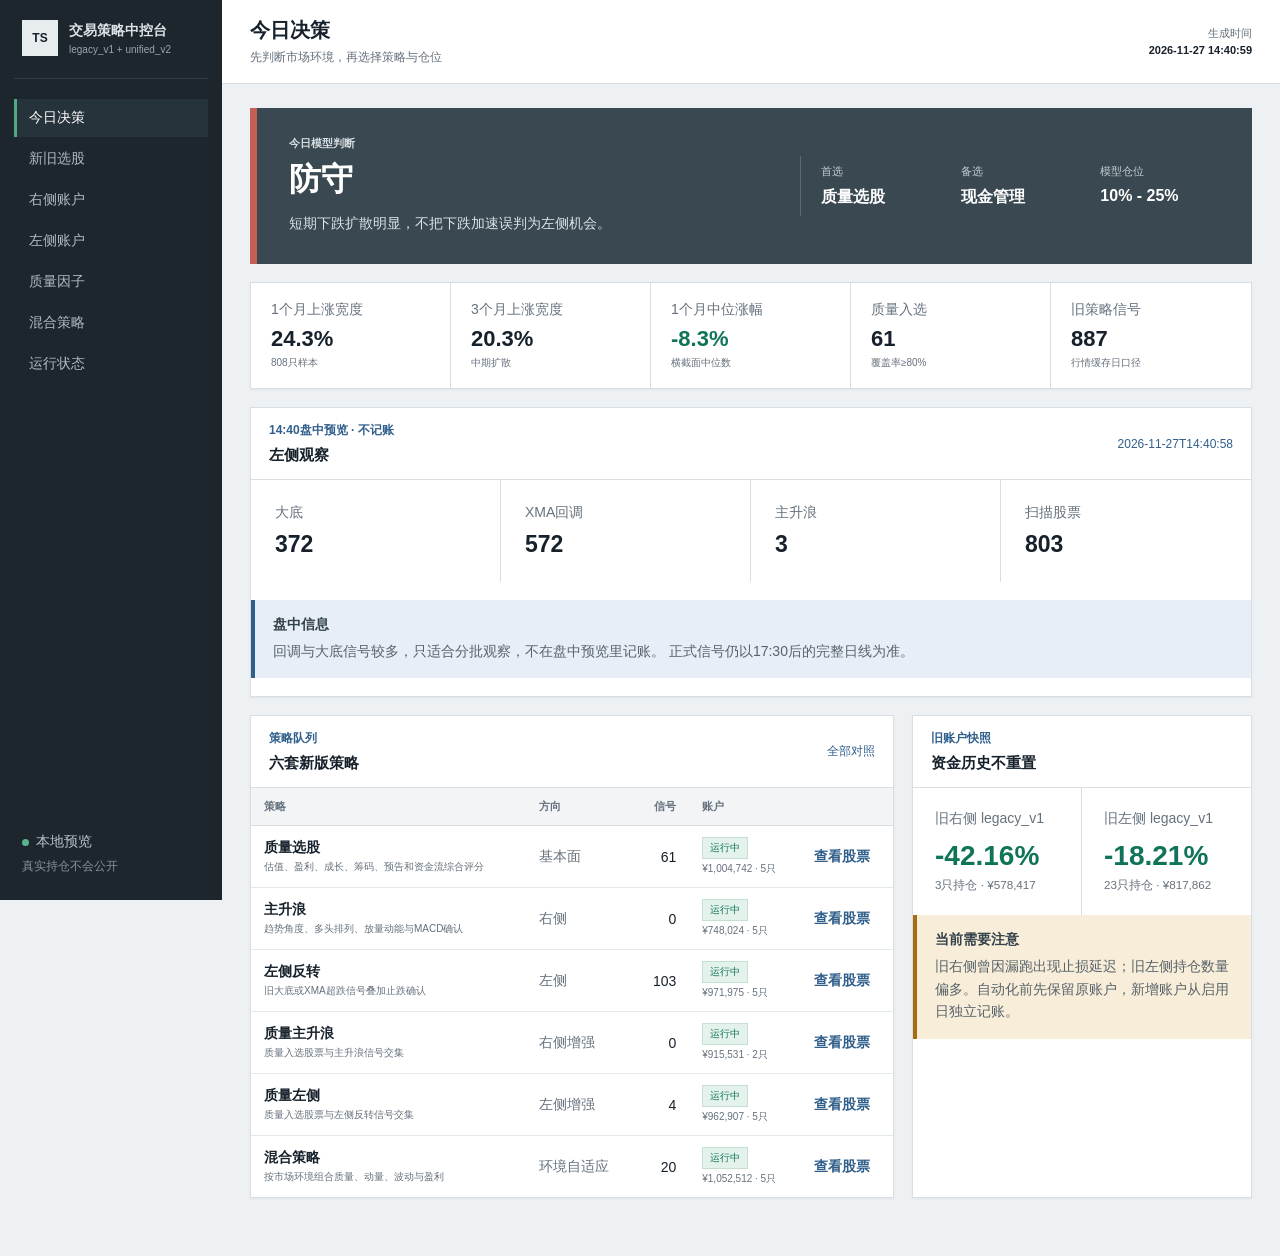
<file: index.html>
<!doctype html>
<html lang="zh-CN">
<head>
  <meta charset="utf-8">
  <meta name="viewport" content="width=device-width,initial-scale=1">
  <title>今日决策 | 交易策略中控台</title>
  <link rel="stylesheet" href="assets/styles.css">
</head>
<body>
  <aside class="sidebar" id="sidebar">
    <a class="brand" href="index.html"><span class="brand-mark">TS</span><span><strong>交易策略中控台</strong><small>legacy_v1 + unified_v2</small></span></a>
    <nav><a class="nav-link active" href="index.html">今日决策</a><a class="nav-link " href="stocks.html">新旧选股</a><a class="nav-link " href="right.html">右侧账户</a><a class="nav-link " href="left.html">左侧账户</a><a class="nav-link " href="quality.html">质量因子</a><a class="nav-link " href="hybrid.html">混合策略</a><a class="nav-link " href="system.html">运行状态</a></nav>
    <div class="sidebar-foot"><span class="status-dot ok"></span>本地预览<br><small>真实持仓不会公开</small></div>
  </aside>
  <main class="workspace">
    <header class="topbar">
      <button class="icon-button" id="menuButton" aria-label="打开导航" title="打开导航">☰</button>
      <div><h1>今日决策</h1><p>先判断市场环境，再选择策略与仓位</p></div>
      <div class="timestamp">生成时间<br><strong>2026-11-27 14:40:59</strong></div>
    </header>
    <div class="content">
    <section class="decision-band regime-defensive">
      <div><span class="eyebrow">今日模型判断</span><h2>防守</h2><p>短期下跌扩散明显，不把下跌加速误判为左侧机会。</p></div>
      <dl><div><dt>首选</dt><dd>质量选股</dd></div><div><dt>备选</dt><dd>现金管理</dd></div><div><dt>模型仓位</dt><dd>10% - 25%</dd></div></dl>
    </section>
    <section class="metric-strip">
      <div><span>1个月上涨宽度</span><strong>24.3%</strong><small>808只样本</small></div>
      <div><span>3个月上涨宽度</span><strong>20.3%</strong><small>中期扩散</small></div>
      <div><span>1个月中位涨幅</span><strong class="negative">-8.3%</strong><small>横截面中位数</small></div>
      <div><span>质量入选</span><strong>61</strong><small>覆盖率≥80%</small></div>
      <div><span>旧策略信号</span><strong>887</strong><small>行情缓存日口径</small></div>
    </section>
    
    <section class="panel">
      <div class="panel-head"><div><span class="eyebrow">14:40盘中预览 · 不记账</span><h3>左侧观察</h3></div><span>2026-11-27T14:40:58</span></div>
      <div class="evidence-grid"><div><span>大底</span><strong>372</strong></div><div><span>XMA回调</span><strong>572</strong></div><div><span>主升浪</span><strong>3</strong></div><div><span>扫描股票</span><strong>803</strong></div></div>
      <div class="notice"><strong>盘中信息</strong><p>回调与大底信号较多，只适合分批观察，不在盘中预览里记账。 正式信号仍以17:30后的完整日线为准。</p></div>
    </section>
    <section class="two-column">
      <div class="panel"><div class="panel-head"><div><span class="eyebrow">策略队列</span><h3>六套新版策略</h3></div><a href="stocks.html">全部对照</a></div>
        <div class="table-scroll"><table><thead><tr><th>策略</th><th>方向</th><th class="numeric">信号</th><th>账户</th><th></th></tr></thead><tbody><tr><td><strong>质量选股</strong><small>估值、盈利、成长、筹码、预告和资金流综合评分</small></td><td><span class="side-tag">基本面</span></td>
            <td class="numeric">61</td><td><span class="status-chip ok">运行中</span><small>¥1,004,742 · 5只</small></td>
            <td><a class="table-link" href="stocks.html?strategy=quality_v2">查看股票</a></td></tr><tr><td><strong>主升浪</strong><small>趋势角度、多头排列、放量动能与MACD确认</small></td><td><span class="side-tag">右侧</span></td>
            <td class="numeric">0</td><td><span class="status-chip ok">运行中</span><small>¥748,024 · 5只</small></td>
            <td><a class="table-link" href="stocks.html?strategy=main_wave_v2">查看股票</a></td></tr><tr><td><strong>左侧反转</strong><small>旧大底或XMA超跌信号叠加止跌确认</small></td><td><span class="side-tag">左侧</span></td>
            <td class="numeric">103</td><td><span class="status-chip ok">运行中</span><small>¥971,975 · 5只</small></td>
            <td><a class="table-link" href="stocks.html?strategy=left_reversal_v2">查看股票</a></td></tr><tr><td><strong>质量主升浪</strong><small>质量入选股票与主升浪信号交集</small></td><td><span class="side-tag">右侧增强</span></td>
            <td class="numeric">0</td><td><span class="status-chip ok">运行中</span><small>¥915,531 · 2只</small></td>
            <td><a class="table-link" href="stocks.html?strategy=quality_main_wave_v2">查看股票</a></td></tr><tr><td><strong>质量左侧</strong><small>质量入选股票与左侧反转信号交集</small></td><td><span class="side-tag">左侧增强</span></td>
            <td class="numeric">4</td><td><span class="status-chip ok">运行中</span><small>¥962,907 · 5只</small></td>
            <td><a class="table-link" href="stocks.html?strategy=quality_left_v2">查看股票</a></td></tr><tr><td><strong>混合策略</strong><small>按市场环境组合质量、动量、波动与盈利</small></td><td><span class="side-tag">环境自适应</span></td>
            <td class="numeric">20</td><td><span class="status-chip ok">运行中</span><small>¥1,052,512 · 5只</small></td>
            <td><a class="table-link" href="stocks.html?strategy=hybrid_v2">查看股票</a></td></tr></tbody></table></div>
      </div>
      <div class="panel"><div class="panel-head"><div><span class="eyebrow">旧账户快照</span><h3>资金历史不重置</h3></div></div>
        <div class="account-compare">
          <a href="right.html"><span>旧右侧 legacy_v1</span><strong class="negative">-42.16%</strong><small>3只持仓 · ¥578,417</small></a>
          <a href="left.html"><span>旧左侧 legacy_v1</span><strong class="negative">-18.21%</strong><small>23只持仓 · ¥817,862</small></a>
        </div>
        <div class="notice warning"><strong>当前需要注意</strong><p>旧右侧曾因漏跑出现止损延迟；旧左侧持仓数量偏多。自动化前先保留原账户，新增账户从启用日独立记账。</p></div>
      </div>
    </section></div>
  </main>
  <script src="assets/app.js"></script>
</body>
</html>
</file>
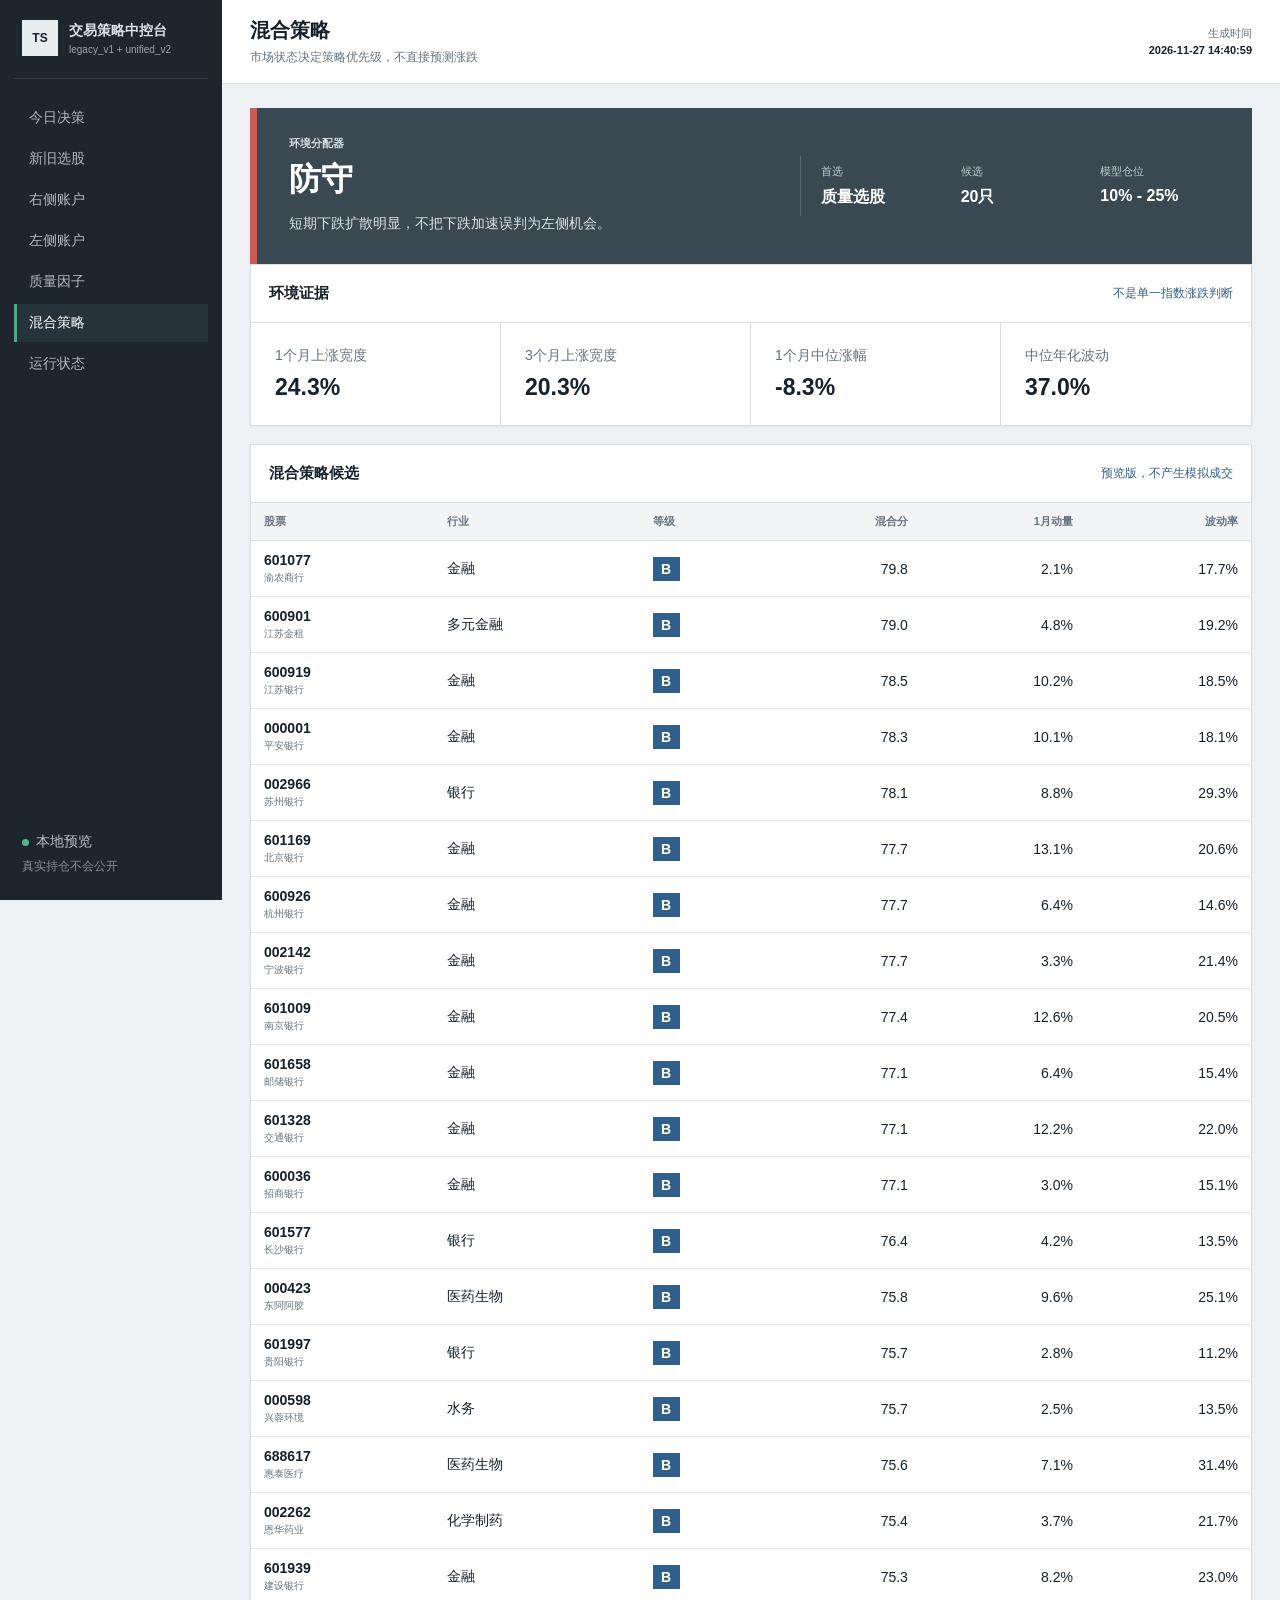
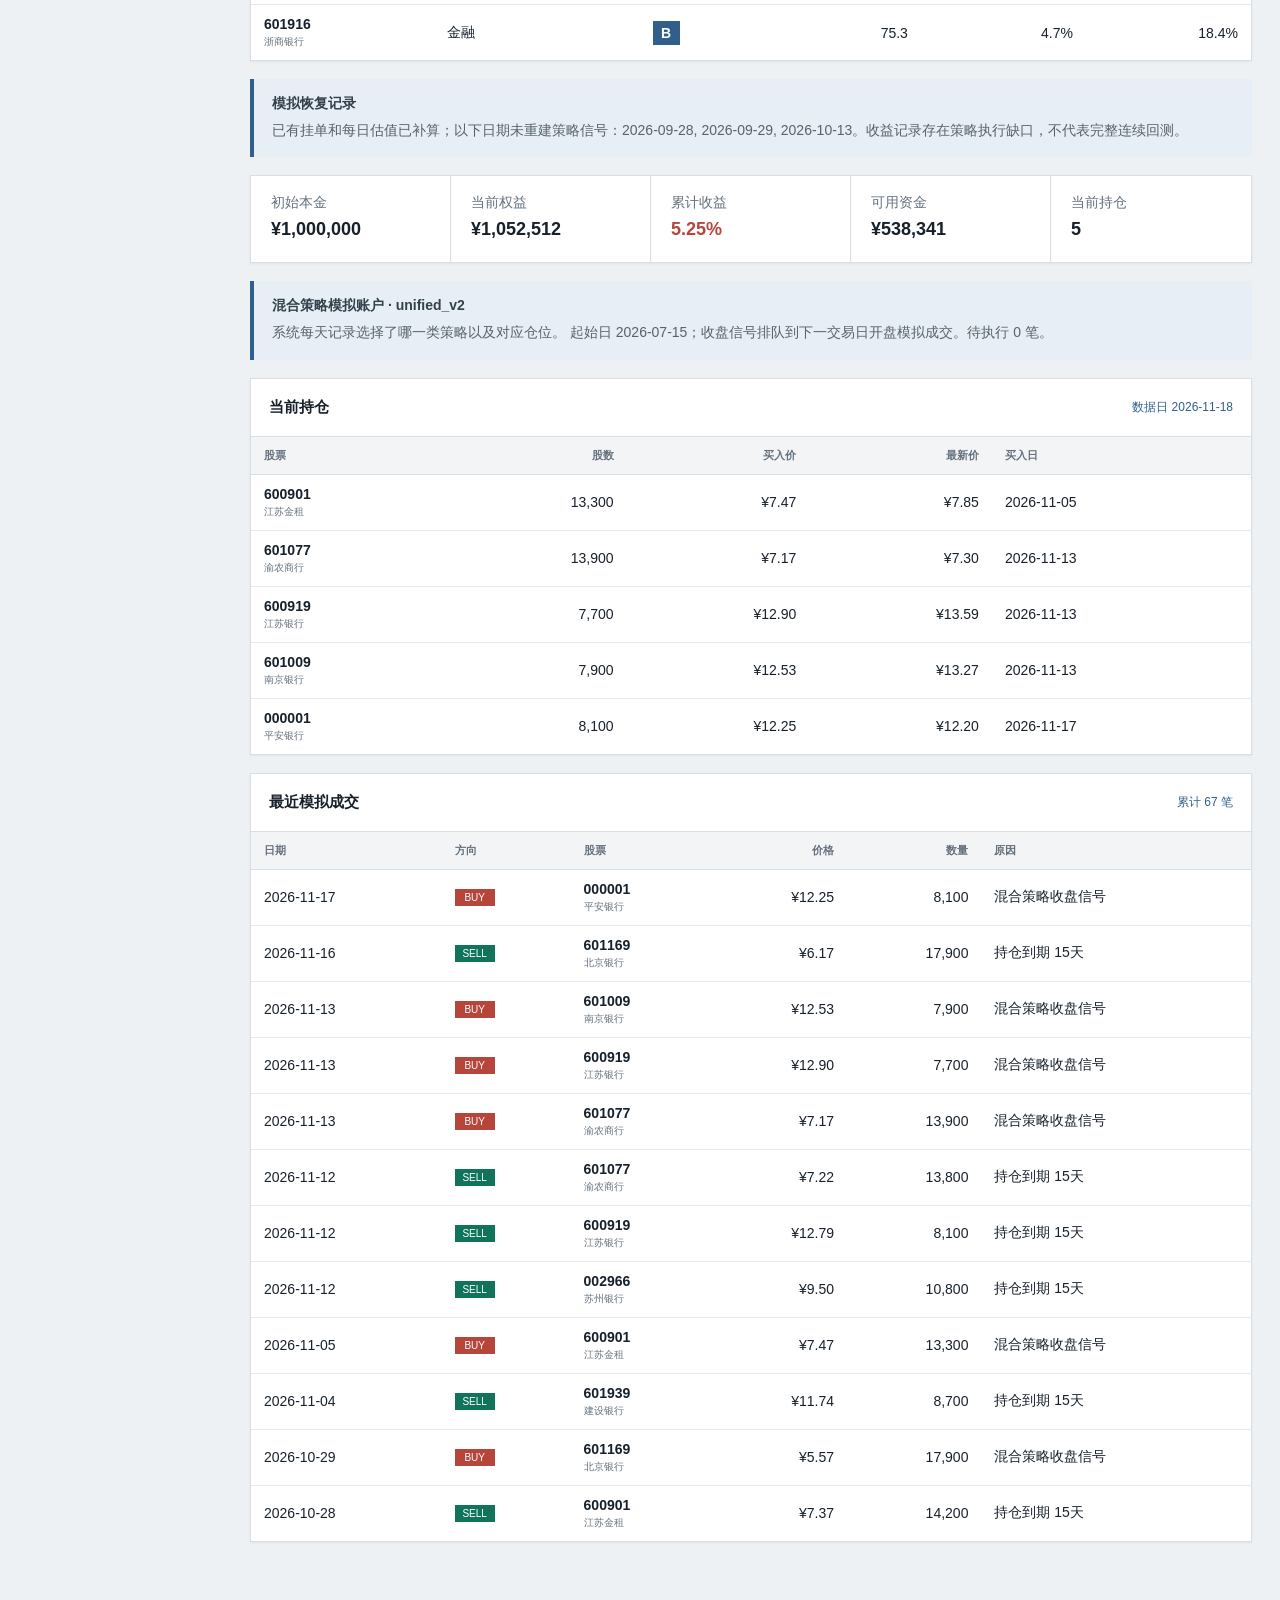
<file: hybrid.html>
<!doctype html>
<html lang="zh-CN">
<head>
  <meta charset="utf-8">
  <meta name="viewport" content="width=device-width,initial-scale=1">
  <title>混合策略 | 交易策略中控台</title>
  <link rel="stylesheet" href="assets/styles.css">
</head>
<body>
  <aside class="sidebar" id="sidebar">
    <a class="brand" href="index.html"><span class="brand-mark">TS</span><span><strong>交易策略中控台</strong><small>legacy_v1 + unified_v2</small></span></a>
    <nav><a class="nav-link " href="index.html">今日决策</a><a class="nav-link " href="stocks.html">新旧选股</a><a class="nav-link " href="right.html">右侧账户</a><a class="nav-link " href="left.html">左侧账户</a><a class="nav-link " href="quality.html">质量因子</a><a class="nav-link active" href="hybrid.html">混合策略</a><a class="nav-link " href="system.html">运行状态</a></nav>
    <div class="sidebar-foot"><span class="status-dot ok"></span>本地预览<br><small>真实持仓不会公开</small></div>
  </aside>
  <main class="workspace">
    <header class="topbar">
      <button class="icon-button" id="menuButton" aria-label="打开导航" title="打开导航">☰</button>
      <div><h1>混合策略</h1><p>市场状态决定策略优先级，不直接预测涨跌</p></div>
      <div class="timestamp">生成时间<br><strong>2026-11-27 14:40:59</strong></div>
    </header>
    <div class="content">
    <section class="decision-band regime-defensive"><div><span class="eyebrow">环境分配器</span><h2>防守</h2><p>短期下跌扩散明显，不把下跌加速误判为左侧机会。</p></div><dl><div><dt>首选</dt><dd>质量选股</dd></div><div><dt>候选</dt><dd>20只</dd></div><div><dt>模型仓位</dt><dd>10% - 25%</dd></div></dl></section>
    <section class="panel"><div class="panel-head"><h3>环境证据</h3><span>不是单一指数涨跌判断</span></div><div class="evidence-grid"><div><span>1个月上涨宽度</span><strong>24.3%</strong></div><div><span>3个月上涨宽度</span><strong>20.3%</strong></div><div><span>1个月中位涨幅</span><strong>-8.3%</strong></div><div><span>中位年化波动</span><strong>37.0%</strong></div></div></section>
    <section class="panel"><div class="panel-head"><h3>混合策略候选</h3><span>预览版，不产生模拟成交</span></div><div class="table-scroll"><table><thead><tr><th>股票</th><th>行业</th><th>等级</th><th class="numeric">混合分</th><th class="numeric">1月动量</th><th class="numeric">波动率</th></tr></thead><tbody><tr><td><strong>601077</strong><small>渝农商行</small></td><td>金融</td><td><span class="grade grade-B">B</span></td><td class="numeric">79.8</td><td class="numeric">2.1%</td><td class="numeric">17.7%</td></tr><tr><td><strong>600901</strong><small>江苏金租</small></td><td>多元金融</td><td><span class="grade grade-B">B</span></td><td class="numeric">79.0</td><td class="numeric">4.8%</td><td class="numeric">19.2%</td></tr><tr><td><strong>600919</strong><small>江苏银行</small></td><td>金融</td><td><span class="grade grade-B">B</span></td><td class="numeric">78.5</td><td class="numeric">10.2%</td><td class="numeric">18.5%</td></tr><tr><td><strong>000001</strong><small>平安银行</small></td><td>金融</td><td><span class="grade grade-B">B</span></td><td class="numeric">78.3</td><td class="numeric">10.1%</td><td class="numeric">18.1%</td></tr><tr><td><strong>002966</strong><small>苏州银行</small></td><td>银行</td><td><span class="grade grade-B">B</span></td><td class="numeric">78.1</td><td class="numeric">8.8%</td><td class="numeric">29.3%</td></tr><tr><td><strong>601169</strong><small>北京银行</small></td><td>金融</td><td><span class="grade grade-B">B</span></td><td class="numeric">77.7</td><td class="numeric">13.1%</td><td class="numeric">20.6%</td></tr><tr><td><strong>600926</strong><small>杭州银行</small></td><td>金融</td><td><span class="grade grade-B">B</span></td><td class="numeric">77.7</td><td class="numeric">6.4%</td><td class="numeric">14.6%</td></tr><tr><td><strong>002142</strong><small>宁波银行</small></td><td>金融</td><td><span class="grade grade-B">B</span></td><td class="numeric">77.7</td><td class="numeric">3.3%</td><td class="numeric">21.4%</td></tr><tr><td><strong>601009</strong><small>南京银行</small></td><td>金融</td><td><span class="grade grade-B">B</span></td><td class="numeric">77.4</td><td class="numeric">12.6%</td><td class="numeric">20.5%</td></tr><tr><td><strong>601658</strong><small>邮储银行</small></td><td>金融</td><td><span class="grade grade-B">B</span></td><td class="numeric">77.1</td><td class="numeric">6.4%</td><td class="numeric">15.4%</td></tr><tr><td><strong>601328</strong><small>交通银行</small></td><td>金融</td><td><span class="grade grade-B">B</span></td><td class="numeric">77.1</td><td class="numeric">12.2%</td><td class="numeric">22.0%</td></tr><tr><td><strong>600036</strong><small>招商银行</small></td><td>金融</td><td><span class="grade grade-B">B</span></td><td class="numeric">77.1</td><td class="numeric">3.0%</td><td class="numeric">15.1%</td></tr><tr><td><strong>601577</strong><small>长沙银行</small></td><td>银行</td><td><span class="grade grade-B">B</span></td><td class="numeric">76.4</td><td class="numeric">4.2%</td><td class="numeric">13.5%</td></tr><tr><td><strong>000423</strong><small>东阿阿胶</small></td><td>医药生物</td><td><span class="grade grade-B">B</span></td><td class="numeric">75.8</td><td class="numeric">9.6%</td><td class="numeric">25.1%</td></tr><tr><td><strong>601997</strong><small>贵阳银行</small></td><td>银行</td><td><span class="grade grade-B">B</span></td><td class="numeric">75.7</td><td class="numeric">2.8%</td><td class="numeric">11.2%</td></tr><tr><td><strong>000598</strong><small>兴蓉环境</small></td><td>水务</td><td><span class="grade grade-B">B</span></td><td class="numeric">75.7</td><td class="numeric">2.5%</td><td class="numeric">13.5%</td></tr><tr><td><strong>688617</strong><small>惠泰医疗</small></td><td>医药生物</td><td><span class="grade grade-B">B</span></td><td class="numeric">75.6</td><td class="numeric">7.1%</td><td class="numeric">31.4%</td></tr><tr><td><strong>002262</strong><small>恩华药业</small></td><td>化学制药</td><td><span class="grade grade-B">B</span></td><td class="numeric">75.4</td><td class="numeric">3.7%</td><td class="numeric">21.7%</td></tr><tr><td><strong>601939</strong><small>建设银行</small></td><td>金融</td><td><span class="grade grade-B">B</span></td><td class="numeric">75.3</td><td class="numeric">8.2%</td><td class="numeric">23.0%</td></tr><tr><td><strong>601916</strong><small>浙商银行</small></td><td>金融</td><td><span class="grade grade-B">B</span></td><td class="numeric">75.3</td><td class="numeric">4.7%</td><td class="numeric">18.4%</td></tr></tbody></table></div></section>
    <div class="notice"><strong>模拟恢复记录</strong><p>已有挂单和每日估值已补算；以下日期未重建策略信号：2026-09-28, 2026-09-29, 2026-10-13。收益记录存在策略执行缺口，不代表完整连续回测。</p></div><section class="metric-strip compact"><div><span>初始本金</span><strong>¥1,000,000</strong></div><div><span>当前权益</span><strong>¥1,052,512</strong></div><div><span>累计收益</span><strong class="positive">5.25%</strong></div><div><span>可用资金</span><strong>¥538,341</strong></div><div><span>当前持仓</span><strong>5</strong></div></section>
    <div class="notice"><strong>混合策略模拟账户 · unified_v2</strong><p>系统每天记录选择了哪一类策略以及对应仓位。 起始日 2026-07-15；收盘信号排队到下一交易日开盘模拟成交。待执行 0 笔。</p></div>
    <div class="panel"><div class="panel-head"><h3>当前持仓</h3><span>数据日 2026-11-18</span></div><div class="table-scroll"><table><thead><tr><th>股票</th><th class="numeric">股数</th><th class="numeric">买入价</th><th class="numeric">最新价</th><th>买入日</th></tr></thead><tbody><tr><td><strong>600901</strong><small>江苏金租</small></td><td class="numeric">13,300</td><td class="numeric">¥7.47</td><td class="numeric">¥7.85</td><td>2026-11-05</td></tr><tr><td><strong>601077</strong><small>渝农商行</small></td><td class="numeric">13,900</td><td class="numeric">¥7.17</td><td class="numeric">¥7.30</td><td>2026-11-13</td></tr><tr><td><strong>600919</strong><small>江苏银行</small></td><td class="numeric">7,700</td><td class="numeric">¥12.90</td><td class="numeric">¥13.59</td><td>2026-11-13</td></tr><tr><td><strong>601009</strong><small>南京银行</small></td><td class="numeric">7,900</td><td class="numeric">¥12.53</td><td class="numeric">¥13.27</td><td>2026-11-13</td></tr><tr><td><strong>000001</strong><small>平安银行</small></td><td class="numeric">8,100</td><td class="numeric">¥12.25</td><td class="numeric">¥12.20</td><td>2026-11-17</td></tr></tbody></table></div></div>
    <div class="panel"><div class="panel-head"><h3>最近模拟成交</h3><span>累计 67 笔</span></div><div class="table-scroll"><table><thead><tr><th>日期</th><th>方向</th><th>股票</th><th class="numeric">价格</th><th class="numeric">数量</th><th>原因</th></tr></thead><tbody><tr><td>2026-11-17</td><td><span class="action buy">BUY</span></td><td><strong>000001</strong><small>平安银行</small></td><td class="numeric">¥12.25</td><td class="numeric">8,100</td><td>混合策略收盘信号</td></tr><tr><td>2026-11-16</td><td><span class="action sell">SELL</span></td><td><strong>601169</strong><small>北京银行</small></td><td class="numeric">¥6.17</td><td class="numeric">17,900</td><td>持仓到期 15天</td></tr><tr><td>2026-11-13</td><td><span class="action buy">BUY</span></td><td><strong>601009</strong><small>南京银行</small></td><td class="numeric">¥12.53</td><td class="numeric">7,900</td><td>混合策略收盘信号</td></tr><tr><td>2026-11-13</td><td><span class="action buy">BUY</span></td><td><strong>600919</strong><small>江苏银行</small></td><td class="numeric">¥12.90</td><td class="numeric">7,700</td><td>混合策略收盘信号</td></tr><tr><td>2026-11-13</td><td><span class="action buy">BUY</span></td><td><strong>601077</strong><small>渝农商行</small></td><td class="numeric">¥7.17</td><td class="numeric">13,900</td><td>混合策略收盘信号</td></tr><tr><td>2026-11-12</td><td><span class="action sell">SELL</span></td><td><strong>601077</strong><small>渝农商行</small></td><td class="numeric">¥7.22</td><td class="numeric">13,800</td><td>持仓到期 15天</td></tr><tr><td>2026-11-12</td><td><span class="action sell">SELL</span></td><td><strong>600919</strong><small>江苏银行</small></td><td class="numeric">¥12.79</td><td class="numeric">8,100</td><td>持仓到期 15天</td></tr><tr><td>2026-11-12</td><td><span class="action sell">SELL</span></td><td><strong>002966</strong><small>苏州银行</small></td><td class="numeric">¥9.50</td><td class="numeric">10,800</td><td>持仓到期 15天</td></tr><tr><td>2026-11-05</td><td><span class="action buy">BUY</span></td><td><strong>600901</strong><small>江苏金租</small></td><td class="numeric">¥7.47</td><td class="numeric">13,300</td><td>混合策略收盘信号</td></tr><tr><td>2026-11-04</td><td><span class="action sell">SELL</span></td><td><strong>601939</strong><small>建设银行</small></td><td class="numeric">¥11.74</td><td class="numeric">8,700</td><td>持仓到期 15天</td></tr><tr><td>2026-10-29</td><td><span class="action buy">BUY</span></td><td><strong>601169</strong><small>北京银行</small></td><td class="numeric">¥5.57</td><td class="numeric">17,900</td><td>混合策略收盘信号</td></tr><tr><td>2026-10-28</td><td><span class="action sell">SELL</span></td><td><strong>600901</strong><small>江苏金租</small></td><td class="numeric">¥7.37</td><td class="numeric">14,200</td><td>持仓到期 15天</td></tr></tbody></table></div></div></div>
  </main>
  <script src="assets/app.js"></script>
</body>
</html>
</file>
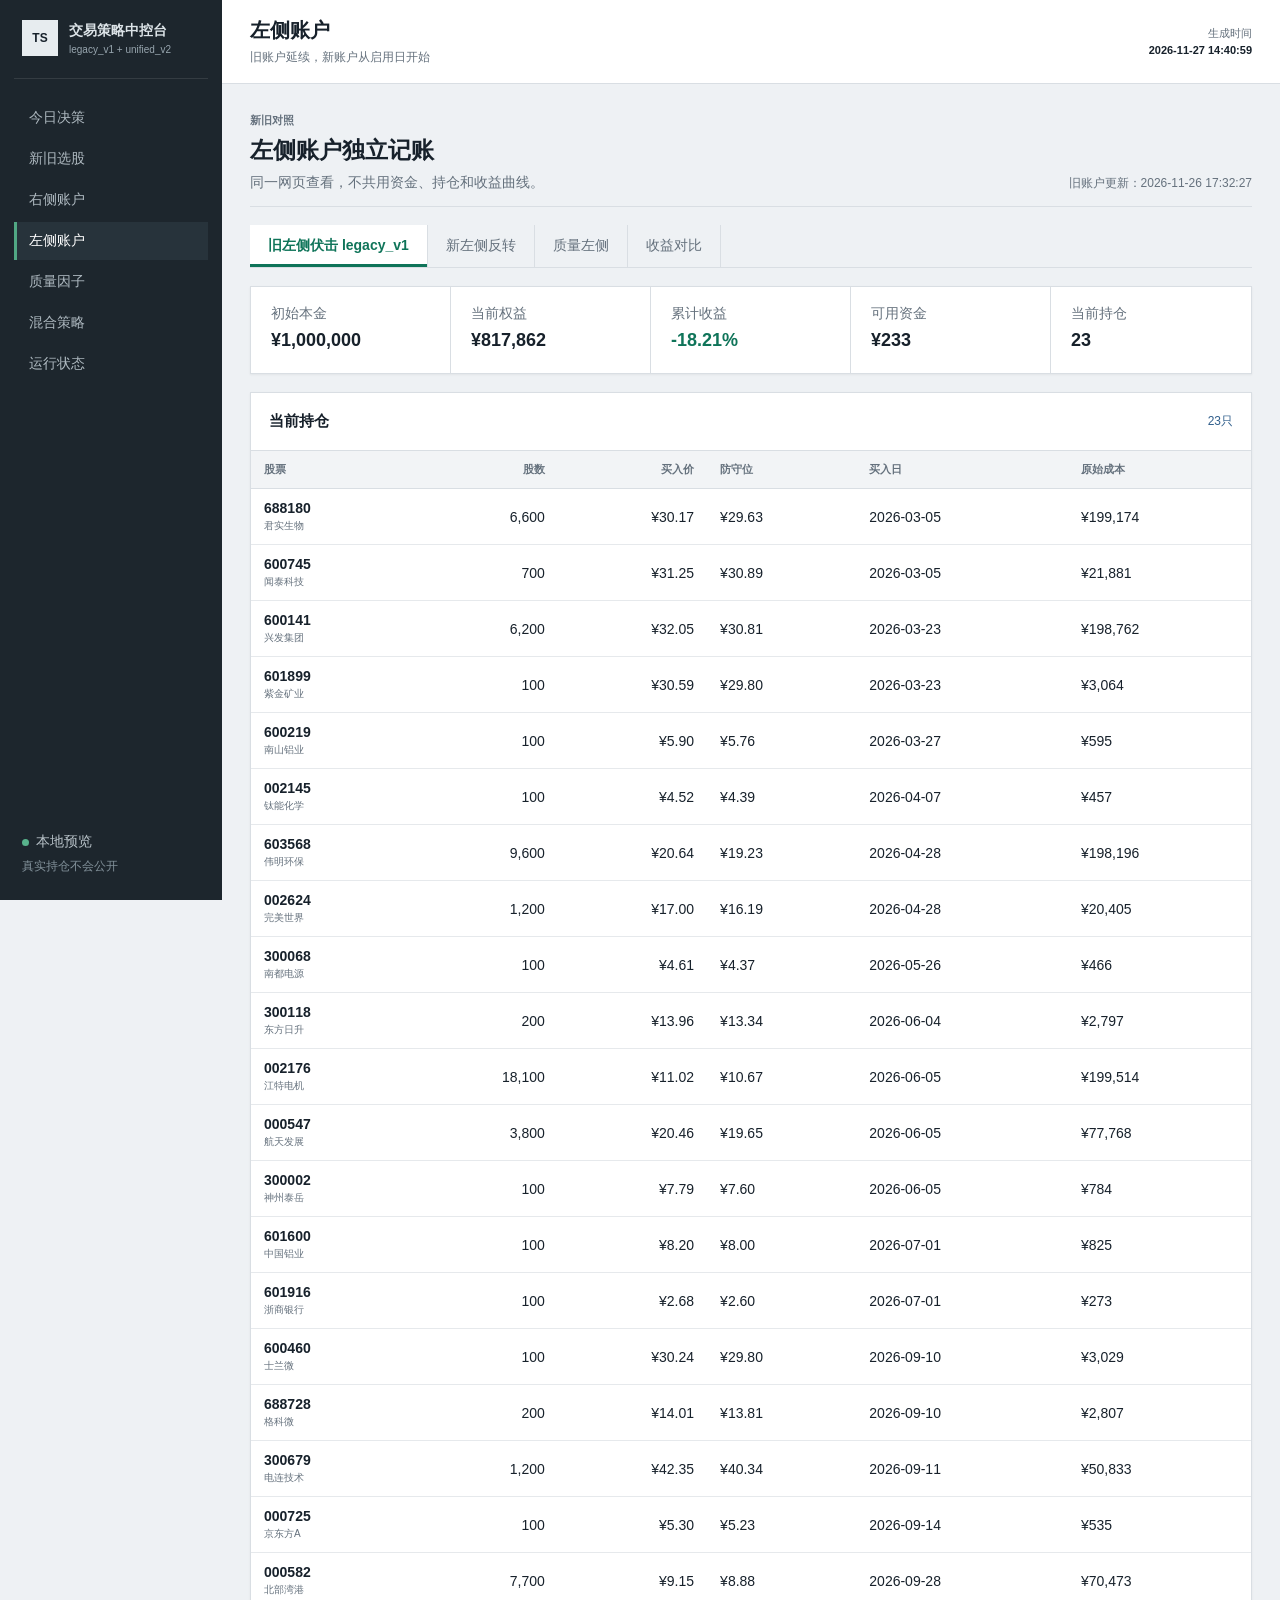
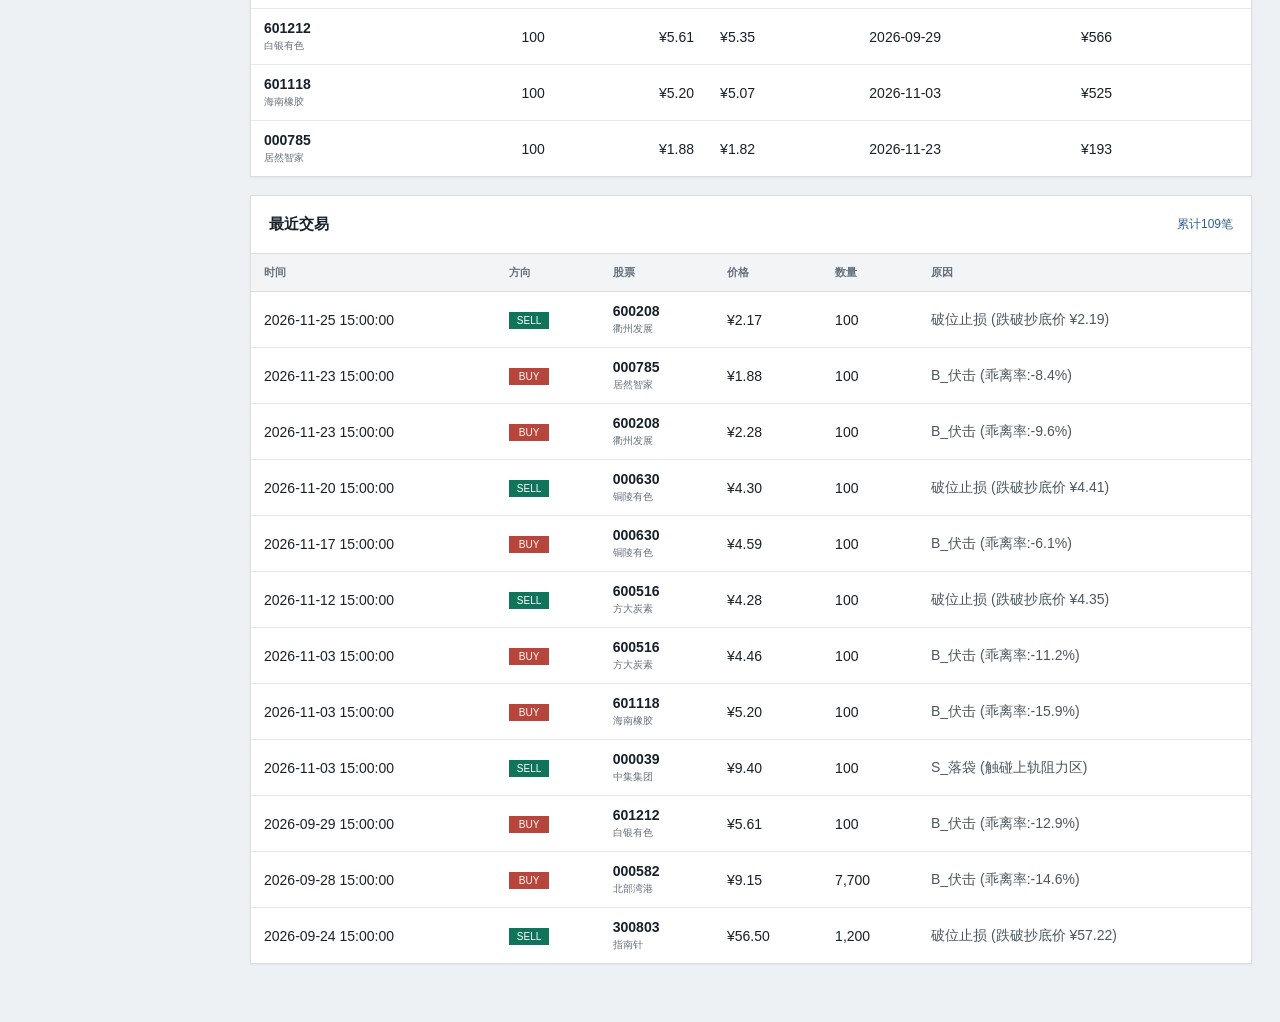
<file: left.html>
<!doctype html>
<html lang="zh-CN">
<head>
  <meta charset="utf-8">
  <meta name="viewport" content="width=device-width,initial-scale=1">
  <title>左侧账户 | 交易策略中控台</title>
  <link rel="stylesheet" href="assets/styles.css">
</head>
<body>
  <aside class="sidebar" id="sidebar">
    <a class="brand" href="index.html"><span class="brand-mark">TS</span><span><strong>交易策略中控台</strong><small>legacy_v1 + unified_v2</small></span></a>
    <nav><a class="nav-link " href="index.html">今日决策</a><a class="nav-link " href="stocks.html">新旧选股</a><a class="nav-link " href="right.html">右侧账户</a><a class="nav-link active" href="left.html">左侧账户</a><a class="nav-link " href="quality.html">质量因子</a><a class="nav-link " href="hybrid.html">混合策略</a><a class="nav-link " href="system.html">运行状态</a></nav>
    <div class="sidebar-foot"><span class="status-dot ok"></span>本地预览<br><small>真实持仓不会公开</small></div>
  </aside>
  <main class="workspace">
    <header class="topbar">
      <button class="icon-button" id="menuButton" aria-label="打开导航" title="打开导航">☰</button>
      <div><h1>左侧账户</h1><p>旧账户延续，新账户从启用日开始</p></div>
      <div class="timestamp">生成时间<br><strong>2026-11-27 14:40:59</strong></div>
    </header>
    <div class="content">
    <section class="page-intro"><div><span class="eyebrow">新旧对照</span><h2>左侧账户独立记账</h2><p>同一网页查看，不共用资金、持仓和收益曲线。</p></div><span class="source-time">旧账户更新：2026-11-26 17:32:27</span></section>
    <div class="account-tabs"><button class="account-tab active" data-panel="legacy">旧左侧伏击 legacy_v1</button><button class="account-tab" data-panel="new-one">新左侧反转</button><button class="account-tab" data-panel="new-two">质量左侧</button><button class="account-tab" data-panel="compare">收益对比</button></div>
    <section class="account-panel active" data-account-panel="legacy"><section class="metric-strip compact"><div><span>初始本金</span><strong>¥1,000,000</strong></div><div><span>当前权益</span><strong>¥817,862</strong></div><div><span>累计收益</span><strong class="negative">-18.21%</strong></div><div><span>可用资金</span><strong>¥233</strong></div><div><span>当前持仓</span><strong>23</strong></div></section><div class="panel"><div class="panel-head"><h3>当前持仓</h3><span>23只</span></div><div class="table-scroll"><table><thead><tr><th>股票</th><th class="numeric">股数</th><th class="numeric">买入价</th><th>防守位</th><th>买入日</th><th>原始成本</th></tr></thead><tbody><tr><td><strong>688180</strong><small>君实生物</small></td><td class="numeric">6,600</td><td class="numeric">¥30.17</td><td>¥29.63</td><td>2026-03-05</td><td>¥199,174</td></tr><tr><td><strong>600745</strong><small>闻泰科技</small></td><td class="numeric">700</td><td class="numeric">¥31.25</td><td>¥30.89</td><td>2026-03-05</td><td>¥21,881</td></tr><tr><td><strong>600141</strong><small>兴发集团</small></td><td class="numeric">6,200</td><td class="numeric">¥32.05</td><td>¥30.81</td><td>2026-03-23</td><td>¥198,762</td></tr><tr><td><strong>601899</strong><small>紫金矿业</small></td><td class="numeric">100</td><td class="numeric">¥30.59</td><td>¥29.80</td><td>2026-03-23</td><td>¥3,064</td></tr><tr><td><strong>600219</strong><small>南山铝业</small></td><td class="numeric">100</td><td class="numeric">¥5.90</td><td>¥5.76</td><td>2026-03-27</td><td>¥595</td></tr><tr><td><strong>002145</strong><small>钛能化学</small></td><td class="numeric">100</td><td class="numeric">¥4.52</td><td>¥4.39</td><td>2026-04-07</td><td>¥457</td></tr><tr><td><strong>603568</strong><small>伟明环保</small></td><td class="numeric">9,600</td><td class="numeric">¥20.64</td><td>¥19.23</td><td>2026-04-28</td><td>¥198,196</td></tr><tr><td><strong>002624</strong><small>完美世界</small></td><td class="numeric">1,200</td><td class="numeric">¥17.00</td><td>¥16.19</td><td>2026-04-28</td><td>¥20,405</td></tr><tr><td><strong>300068</strong><small>南都电源</small></td><td class="numeric">100</td><td class="numeric">¥4.61</td><td>¥4.37</td><td>2026-05-26</td><td>¥466</td></tr><tr><td><strong>300118</strong><small>东方日升</small></td><td class="numeric">200</td><td class="numeric">¥13.96</td><td>¥13.34</td><td>2026-06-04</td><td>¥2,797</td></tr><tr><td><strong>002176</strong><small>江特电机</small></td><td class="numeric">18,100</td><td class="numeric">¥11.02</td><td>¥10.67</td><td>2026-06-05</td><td>¥199,514</td></tr><tr><td><strong>000547</strong><small>航天发展</small></td><td class="numeric">3,800</td><td class="numeric">¥20.46</td><td>¥19.65</td><td>2026-06-05</td><td>¥77,768</td></tr><tr><td><strong>300002</strong><small>神州泰岳</small></td><td class="numeric">100</td><td class="numeric">¥7.79</td><td>¥7.60</td><td>2026-06-05</td><td>¥784</td></tr><tr><td><strong>601600</strong><small>中国铝业</small></td><td class="numeric">100</td><td class="numeric">¥8.20</td><td>¥8.00</td><td>2026-07-01</td><td>¥825</td></tr><tr><td><strong>601916</strong><small>浙商银行</small></td><td class="numeric">100</td><td class="numeric">¥2.68</td><td>¥2.60</td><td>2026-07-01</td><td>¥273</td></tr><tr><td><strong>600460</strong><small>士兰微</small></td><td class="numeric">100</td><td class="numeric">¥30.24</td><td>¥29.80</td><td>2026-09-10</td><td>¥3,029</td></tr><tr><td><strong>688728</strong><small>格科微</small></td><td class="numeric">200</td><td class="numeric">¥14.01</td><td>¥13.81</td><td>2026-09-10</td><td>¥2,807</td></tr><tr><td><strong>300679</strong><small>电连技术</small></td><td class="numeric">1,200</td><td class="numeric">¥42.35</td><td>¥40.34</td><td>2026-09-11</td><td>¥50,833</td></tr><tr><td><strong>000725</strong><small>京东方A</small></td><td class="numeric">100</td><td class="numeric">¥5.30</td><td>¥5.23</td><td>2026-09-14</td><td>¥535</td></tr><tr><td><strong>000582</strong><small>北部湾港</small></td><td class="numeric">7,700</td><td class="numeric">¥9.15</td><td>¥8.88</td><td>2026-09-28</td><td>¥70,473</td></tr><tr><td><strong>601212</strong><small>白银有色</small></td><td class="numeric">100</td><td class="numeric">¥5.61</td><td>¥5.35</td><td>2026-09-29</td><td>¥566</td></tr><tr><td><strong>601118</strong><small>海南橡胶</small></td><td class="numeric">100</td><td class="numeric">¥5.20</td><td>¥5.07</td><td>2026-11-03</td><td>¥525</td></tr><tr><td><strong>000785</strong><small>居然智家</small></td><td class="numeric">100</td><td class="numeric">¥1.88</td><td>¥1.82</td><td>2026-11-23</td><td>¥193</td></tr></tbody></table></div></div><div class="panel"><div class="panel-head"><h3>最近交易</h3><span>累计109笔</span></div><div class="table-scroll"><table><thead><tr><th>时间</th><th>方向</th><th>股票</th><th>价格</th><th>数量</th><th>原因</th></tr></thead><tbody><tr><td>2026-11-25 15:00:00</td><td><span class="action sell">SELL</span></td><td><strong>600208</strong><small>衢州发展</small></td><td>¥2.17</td><td>100</td><td class="reason">破位止损 (跌破抄底价 ¥2.19)</td></tr><tr><td>2026-11-23 15:00:00</td><td><span class="action buy">BUY</span></td><td><strong>000785</strong><small>居然智家</small></td><td>¥1.88</td><td>100</td><td class="reason">B_伏击 (乖离率:-8.4%)</td></tr><tr><td>2026-11-23 15:00:00</td><td><span class="action buy">BUY</span></td><td><strong>600208</strong><small>衢州发展</small></td><td>¥2.28</td><td>100</td><td class="reason">B_伏击 (乖离率:-9.6%)</td></tr><tr><td>2026-11-20 15:00:00</td><td><span class="action sell">SELL</span></td><td><strong>000630</strong><small>铜陵有色</small></td><td>¥4.30</td><td>100</td><td class="reason">破位止损 (跌破抄底价 ¥4.41)</td></tr><tr><td>2026-11-17 15:00:00</td><td><span class="action buy">BUY</span></td><td><strong>000630</strong><small>铜陵有色</small></td><td>¥4.59</td><td>100</td><td class="reason">B_伏击 (乖离率:-6.1%)</td></tr><tr><td>2026-11-12 15:00:00</td><td><span class="action sell">SELL</span></td><td><strong>600516</strong><small>方大炭素</small></td><td>¥4.28</td><td>100</td><td class="reason">破位止损 (跌破抄底价 ¥4.35)</td></tr><tr><td>2026-11-03 15:00:00</td><td><span class="action buy">BUY</span></td><td><strong>600516</strong><small>方大炭素</small></td><td>¥4.46</td><td>100</td><td class="reason">B_伏击 (乖离率:-11.2%)</td></tr><tr><td>2026-11-03 15:00:00</td><td><span class="action buy">BUY</span></td><td><strong>601118</strong><small>海南橡胶</small></td><td>¥5.20</td><td>100</td><td class="reason">B_伏击 (乖离率:-15.9%)</td></tr><tr><td>2026-11-03 15:00:00</td><td><span class="action sell">SELL</span></td><td><strong>000039</strong><small>中集集团</small></td><td>¥9.40</td><td>100</td><td class="reason">S_落袋 (触碰上轨阻力区)</td></tr><tr><td>2026-09-29 15:00:00</td><td><span class="action buy">BUY</span></td><td><strong>601212</strong><small>白银有色</small></td><td>¥5.61</td><td>100</td><td class="reason">B_伏击 (乖离率:-12.9%)</td></tr><tr><td>2026-09-28 15:00:00</td><td><span class="action buy">BUY</span></td><td><strong>000582</strong><small>北部湾港</small></td><td>¥9.15</td><td>7,700</td><td class="reason">B_伏击 (乖离率:-14.6%)</td></tr><tr><td>2026-09-24 15:00:00</td><td><span class="action sell">SELL</span></td><td><strong>300803</strong><small>指南针</small></td><td>¥56.50</td><td>1,200</td><td class="reason">破位止损 (跌破抄底价 ¥57.22)</td></tr></tbody></table></div></div></section>
    <section class="account-panel" data-account-panel="new-one"><div class="notice"><strong>模拟恢复记录</strong><p>已有挂单和每日估值已补算；以下日期未重建策略信号：2026-09-28, 2026-09-29, 2026-10-13。收益记录存在策略执行缺口，不代表完整连续回测。</p></div><section class="metric-strip compact"><div><span>初始本金</span><strong>¥1,000,000</strong></div><div><span>当前权益</span><strong>¥971,975</strong></div><div><span>累计收益</span><strong class="negative">-2.80%</strong></div><div><span>可用资金</span><strong>¥578,014</strong></div><div><span>当前持仓</span><strong>5</strong></div></section>
    <div class="notice"><strong>新左侧反转 · unified_v2</strong><p>超跌信号必须通过止跌确认后才能建立独立模拟持仓。 起始日 2026-07-15；收盘信号排队到下一交易日开盘模拟成交。待执行 0 笔。</p></div>
    <div class="panel"><div class="panel-head"><h3>当前持仓</h3><span>数据日 2026-11-18</span></div><div class="table-scroll"><table><thead><tr><th>股票</th><th class="numeric">股数</th><th class="numeric">买入价</th><th class="numeric">最新价</th><th>买入日</th></tr></thead><tbody><tr><td><strong>600909</strong><small>华安证券</small></td><td class="numeric">11,400</td><td class="numeric">¥7.00</td><td class="numeric">¥6.58</td><td>2026-11-02</td></tr><tr><td><strong>002142</strong><small>宁波银行</small></td><td class="numeric">2,300</td><td class="numeric">¥34.00</td><td class="numeric">¥35.23</td><td>2026-11-04</td></tr><tr><td><strong>002648</strong><small>卫星化学</small></td><td class="numeric">3,400</td><td class="numeric">¥23.05</td><td class="numeric">¥23.50</td><td>2026-11-16</td></tr><tr><td><strong>600256</strong><small>广汇能源</small></td><td class="numeric">12,200</td><td class="numeric">¥6.52</td><td class="numeric">¥6.56</td><td>2026-11-16</td></tr><tr><td><strong>000703</strong><small>恒逸石化</small></td><td class="numeric">6,700</td><td class="numeric">¥11.80</td><td class="numeric">¥11.64</td><td>2026-11-18</td></tr></tbody></table></div></div>
    <div class="panel"><div class="panel-head"><h3>最近模拟成交</h3><span>累计 63 笔</span></div><div class="table-scroll"><table><thead><tr><th>日期</th><th>方向</th><th>股票</th><th class="numeric">价格</th><th class="numeric">数量</th><th>原因</th></tr></thead><tbody><tr><td>2026-11-18</td><td><span class="action buy">BUY</span></td><td><strong>000703</strong><small>恒逸石化</small></td><td class="numeric">¥11.80</td><td class="numeric">6,700</td><td>左侧反转收盘信号</td></tr><tr><td>2026-11-17</td><td><span class="action sell">SELL</span></td><td><strong>600816</strong><small>建元信托</small></td><td class="numeric">¥2.33</td><td class="numeric">34,100</td><td>持仓到期 21天</td></tr><tr><td>2026-11-16</td><td><span class="action buy">BUY</span></td><td><strong>600256</strong><small>广汇能源</small></td><td class="numeric">¥6.52</td><td class="numeric">12,200</td><td>左侧反转收盘信号</td></tr><tr><td>2026-11-16</td><td><span class="action buy">BUY</span></td><td><strong>002648</strong><small>卫星化学</small></td><td class="numeric">¥23.05</td><td class="numeric">3,400</td><td>左侧反转收盘信号</td></tr><tr><td>2026-11-13</td><td><span class="action sell">SELL</span></td><td><strong>000598</strong><small>兴蓉环境</small></td><td class="numeric">¥7.23</td><td class="numeric">11,500</td><td>持仓到期 20天</td></tr><tr><td>2026-11-13</td><td><span class="action sell">SELL</span></td><td><strong>600030</strong><small>中信证券</small></td><td class="numeric">¥25.02</td><td class="numeric">3,100</td><td>持仓到期 20天</td></tr><tr><td>2026-11-04</td><td><span class="action buy">BUY</span></td><td><strong>002142</strong><small>宁波银行</small></td><td class="numeric">¥34.00</td><td class="numeric">2,300</td><td>左侧反转收盘信号</td></tr><tr><td>2026-11-03</td><td><span class="action sell">SELL</span></td><td><strong>600398</strong><small>海澜之家</small></td><td class="numeric">¥5.98</td><td class="numeric">13,300</td><td>持仓到期 21天</td></tr><tr><td>2026-11-02</td><td><span class="action buy">BUY</span></td><td><strong>600909</strong><small>华安证券</small></td><td class="numeric">¥7.00</td><td class="numeric">11,400</td><td>左侧反转收盘信号</td></tr><tr><td>2026-10-30</td><td><span class="action sell">SELL</span></td><td><strong>000807</strong><small>云铝股份</small></td><td class="numeric">¥25.21</td><td class="numeric">3,000</td><td>持仓到期 20天</td></tr><tr><td>2026-10-26</td><td><span class="action buy">BUY</span></td><td><strong>600816</strong><small>建元信托</small></td><td class="numeric">¥2.34</td><td class="numeric">34,100</td><td>左侧反转收盘信号</td></tr><tr><td>2026-10-23</td><td><span class="action buy">BUY</span></td><td><strong>000598</strong><small>兴蓉环境</small></td><td class="numeric">¥6.92</td><td class="numeric">11,500</td><td>左侧反转收盘信号</td></tr></tbody></table></div></div></section>
    <section class="account-panel" data-account-panel="new-two"><div class="notice"><strong>模拟恢复记录</strong><p>已有挂单和每日估值已补算；以下日期未重建策略信号：2026-09-28, 2026-09-29, 2026-10-13。收益记录存在策略执行缺口，不代表完整连续回测。</p></div><section class="metric-strip compact"><div><span>初始本金</span><strong>¥1,000,000</strong></div><div><span>当前权益</span><strong>¥962,907</strong></div><div><span>累计收益</span><strong class="negative">-3.71%</strong></div><div><span>可用资金</span><strong>¥571,678</strong></div><div><span>当前持仓</span><strong>5</strong></div></section>
    <div class="notice"><strong>质量左侧 · unified_v2</strong><p>质量评分达标并同时出现左侧反转信号。 起始日 2026-07-15；收盘信号排队到下一交易日开盘模拟成交。待执行 0 笔。</p></div>
    <div class="panel"><div class="panel-head"><h3>当前持仓</h3><span>数据日 2026-11-18</span></div><div class="table-scroll"><table><thead><tr><th>股票</th><th class="numeric">股数</th><th class="numeric">买入价</th><th class="numeric">最新价</th><th>买入日</th></tr></thead><tbody><tr><td><strong>600999</strong><small>招商证券</small></td><td class="numeric">4,800</td><td class="numeric">¥16.33</td><td class="numeric">¥15.83</td><td>2026-11-03</td></tr><tr><td><strong>002142</strong><small>宁波银行</small></td><td class="numeric">2,300</td><td class="numeric">¥34.00</td><td class="numeric">¥35.23</td><td>2026-11-04</td></tr><tr><td><strong>600909</strong><small>华安证券</small></td><td class="numeric">11,600</td><td class="numeric">¥6.89</td><td class="numeric">¥6.58</td><td>2026-11-12</td></tr><tr><td><strong>002648</strong><small>卫星化学</small></td><td class="numeric">3,400</td><td class="numeric">¥23.05</td><td class="numeric">¥23.50</td><td>2026-11-16</td></tr><tr><td><strong>000703</strong><small>恒逸石化</small></td><td class="numeric">6,700</td><td class="numeric">¥11.80</td><td class="numeric">¥11.64</td><td>2026-11-18</td></tr></tbody></table></div></div>
    <div class="panel"><div class="panel-head"><h3>最近模拟成交</h3><span>累计 51 笔</span></div><div class="table-scroll"><table><thead><tr><th>日期</th><th>方向</th><th>股票</th><th class="numeric">价格</th><th class="numeric">数量</th><th>原因</th></tr></thead><tbody><tr><td>2026-11-18</td><td><span class="action buy">BUY</span></td><td><strong>000703</strong><small>恒逸石化</small></td><td class="numeric">¥11.80</td><td class="numeric">6,700</td><td>质量左侧收盘信号</td></tr><tr><td>2026-11-17</td><td><span class="action sell">SELL</span></td><td><strong>600816</strong><small>建元信托</small></td><td class="numeric">¥2.33</td><td class="numeric">34,100</td><td>持仓到期 21天</td></tr><tr><td>2026-11-16</td><td><span class="action buy">BUY</span></td><td><strong>002648</strong><small>卫星化学</small></td><td class="numeric">¥23.05</td><td class="numeric">3,400</td><td>质量左侧收盘信号</td></tr><tr><td>2026-11-13</td><td><span class="action sell">SELL</span></td><td><strong>600030</strong><small>中信证券</small></td><td class="numeric">¥25.02</td><td class="numeric">3,100</td><td>持仓到期 20天</td></tr><tr><td>2026-11-12</td><td><span class="action buy">BUY</span></td><td><strong>600909</strong><small>华安证券</small></td><td class="numeric">¥6.89</td><td class="numeric">11,600</td><td>质量左侧收盘信号</td></tr><tr><td>2026-11-11</td><td><span class="action sell">SELL</span></td><td><strong>000807</strong><small>云铝股份</small></td><td class="numeric">¥23.29</td><td class="numeric">3,100</td><td>止损 -6.4%</td></tr><tr><td>2026-11-04</td><td><span class="action buy">BUY</span></td><td><strong>002142</strong><small>宁波银行</small></td><td class="numeric">¥34.00</td><td class="numeric">2,300</td><td>质量左侧收盘信号</td></tr><tr><td>2026-11-03</td><td><span class="action buy">BUY</span></td><td><strong>600999</strong><small>招商证券</small></td><td class="numeric">¥16.33</td><td class="numeric">4,800</td><td>质量左侧收盘信号</td></tr><tr><td>2026-11-03</td><td><span class="action sell">SELL</span></td><td><strong>600398</strong><small>海澜之家</small></td><td class="numeric">¥5.98</td><td class="numeric">13,300</td><td>持仓到期 21天</td></tr><tr><td>2026-11-02</td><td><span class="action sell">SELL</span></td><td><strong>002841</strong><small>视源股份</small></td><td class="numeric">¥40.70</td><td class="numeric">1,800</td><td>止损 -8.9%</td></tr><tr><td>2026-10-26</td><td><span class="action buy">BUY</span></td><td><strong>000807</strong><small>云铝股份</small></td><td class="numeric">¥25.35</td><td class="numeric">3,100</td><td>质量左侧收盘信号</td></tr><tr><td>2026-10-26</td><td><span class="action buy">BUY</span></td><td><strong>600816</strong><small>建元信托</small></td><td class="numeric">¥2.34</td><td class="numeric">34,100</td><td>质量左侧收盘信号</td></tr></tbody></table></div></div></section>
    <section class="account-panel" data-account-panel="compare"><div class="panel"><div class="panel-head"><h3>账户比较基准</h3></div><div class="comparison-placeholder"><div><strong>-18.21%</strong><span>旧左侧伏击 legacy_v1</span></div><div><strong>-2.80%</strong><span>新左侧反转</span></div><div><strong>-3.71%</strong><span>质量左侧</span></div></div><p class="fine-print">新版账户从同一初始资金开始，信号日与成交日分开记录。</p></div></section></div>
  </main>
  <script src="assets/app.js"></script>
</body>
</html>
</file>
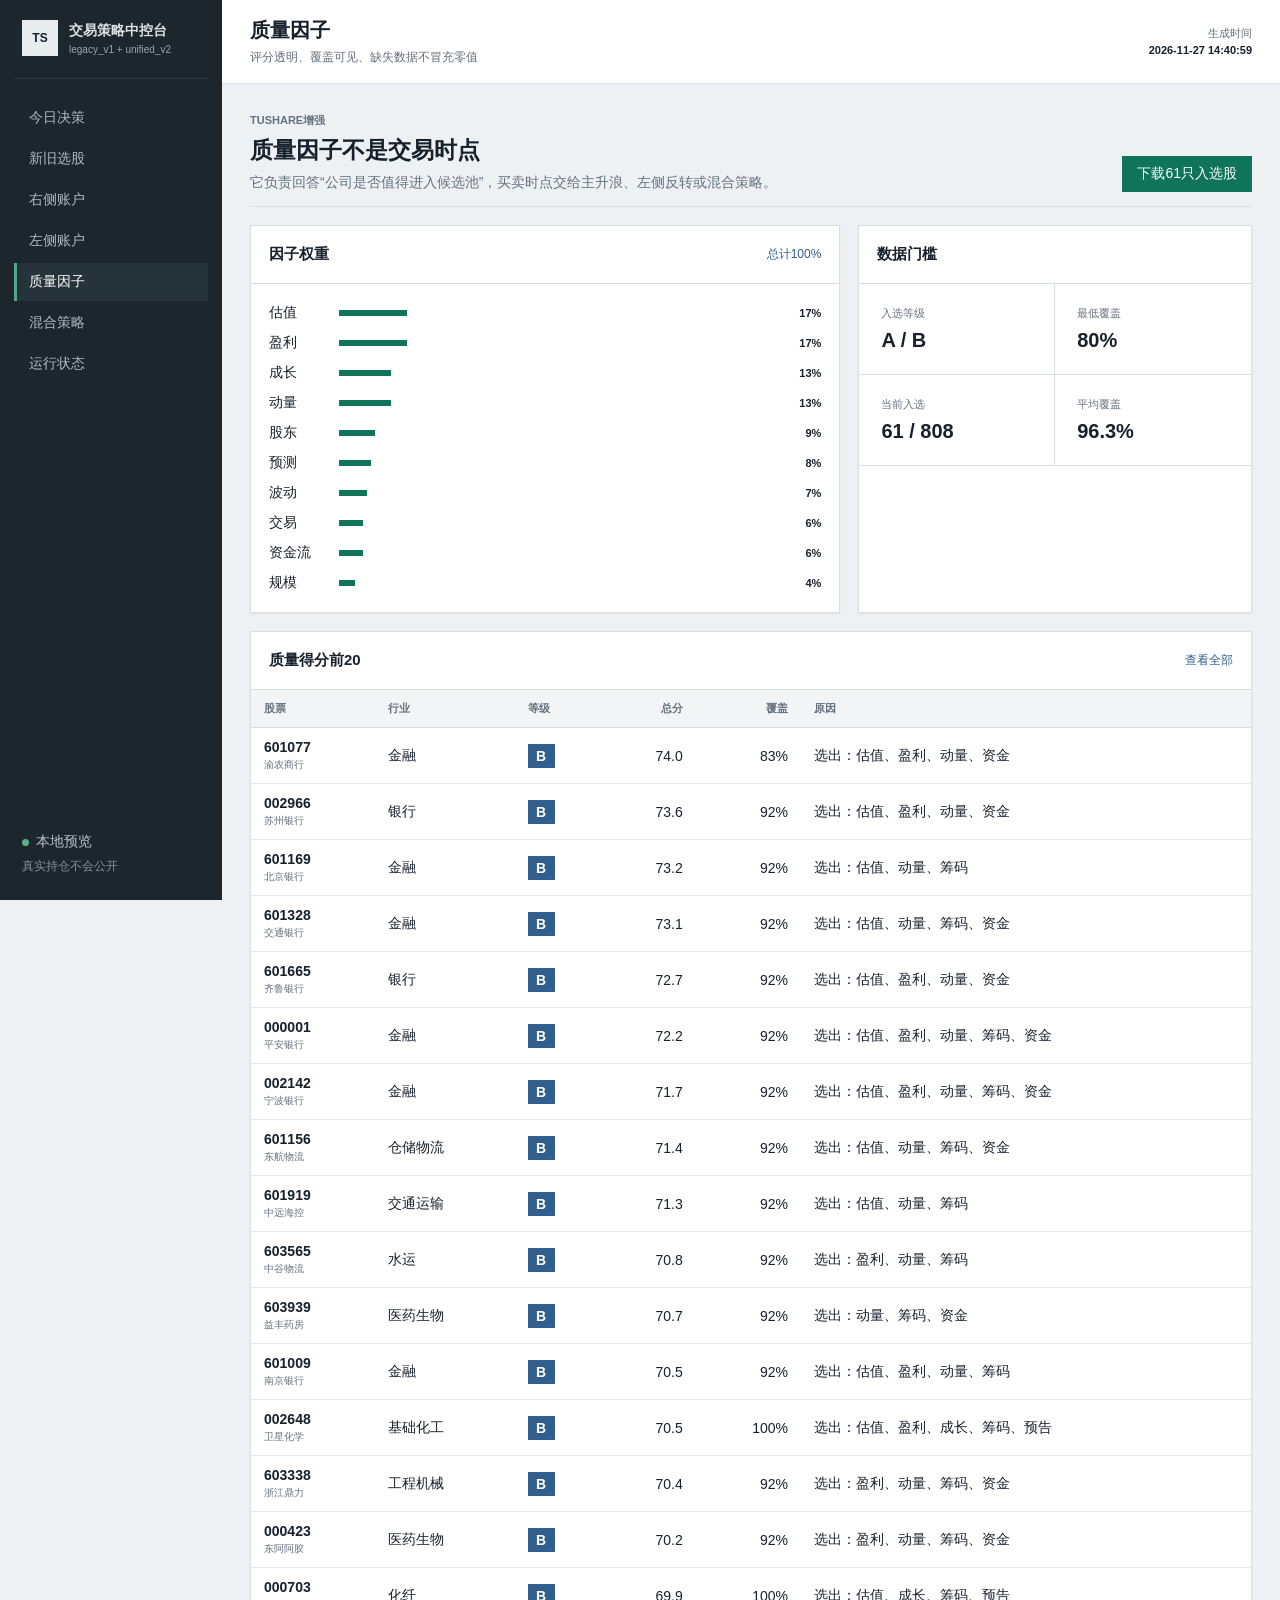
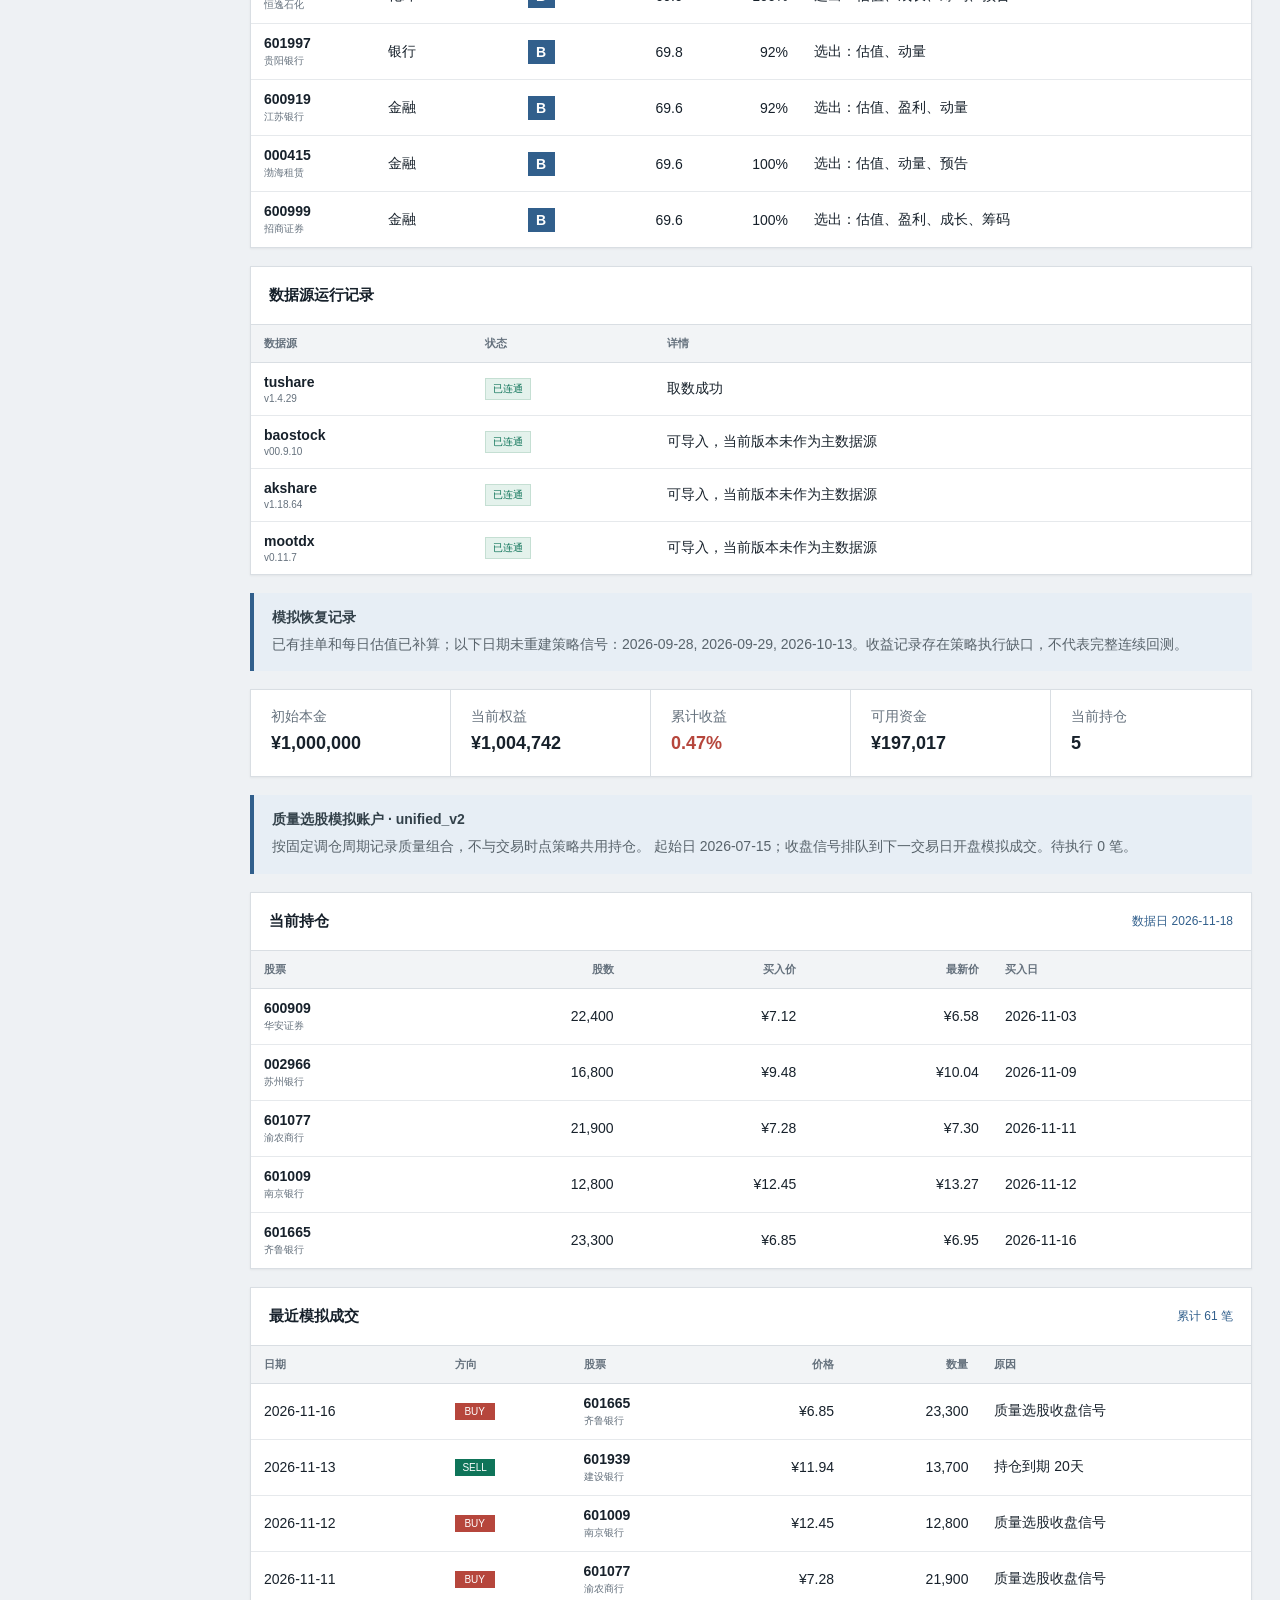
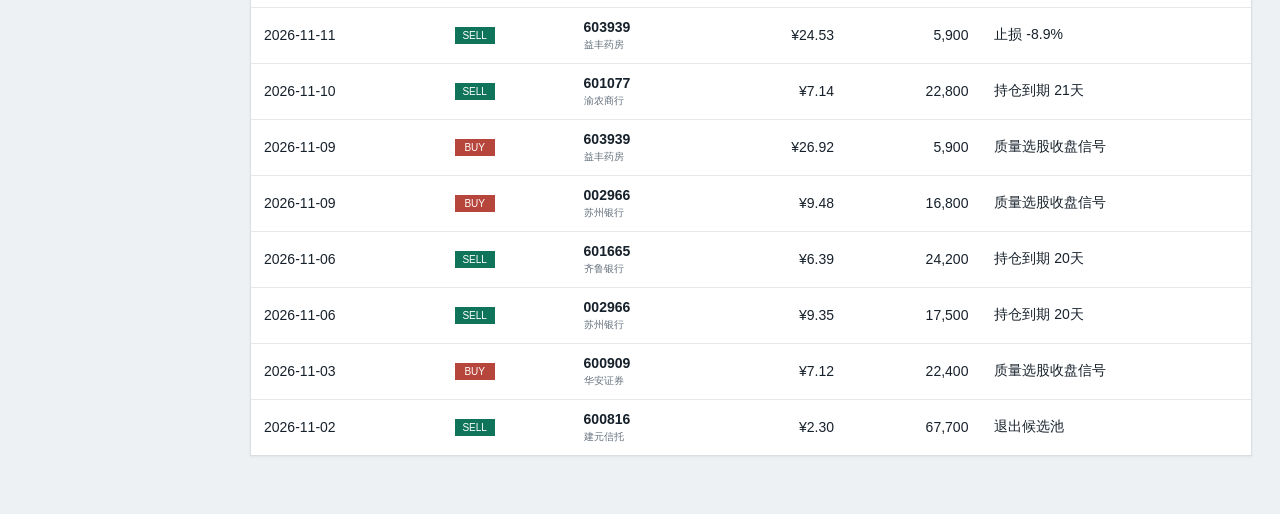
<file: quality.html>
<!doctype html>
<html lang="zh-CN">
<head>
  <meta charset="utf-8">
  <meta name="viewport" content="width=device-width,initial-scale=1">
  <title>质量因子 | 交易策略中控台</title>
  <link rel="stylesheet" href="assets/styles.css">
</head>
<body>
  <aside class="sidebar" id="sidebar">
    <a class="brand" href="index.html"><span class="brand-mark">TS</span><span><strong>交易策略中控台</strong><small>legacy_v1 + unified_v2</small></span></a>
    <nav><a class="nav-link " href="index.html">今日决策</a><a class="nav-link " href="stocks.html">新旧选股</a><a class="nav-link " href="right.html">右侧账户</a><a class="nav-link " href="left.html">左侧账户</a><a class="nav-link active" href="quality.html">质量因子</a><a class="nav-link " href="hybrid.html">混合策略</a><a class="nav-link " href="system.html">运行状态</a></nav>
    <div class="sidebar-foot"><span class="status-dot ok"></span>本地预览<br><small>真实持仓不会公开</small></div>
  </aside>
  <main class="workspace">
    <header class="topbar">
      <button class="icon-button" id="menuButton" aria-label="打开导航" title="打开导航">☰</button>
      <div><h1>质量因子</h1><p>评分透明、覆盖可见、缺失数据不冒充零值</p></div>
      <div class="timestamp">生成时间<br><strong>2026-11-27 14:40:59</strong></div>
    </header>
    <div class="content">
    <section class="page-intro"><div><span class="eyebrow">Tushare增强</span><h2>质量因子不是交易时点</h2><p>它负责回答“公司是否值得进入候选池”，买卖时点交给主升浪、左侧反转或混合策略。</p></div><a class="primary-button" href="downloads/selected_stocks.xlsx" download>下载61只入选股</a></section>
    <section class="two-column quality-grid"><div class="panel"><div class="panel-head"><h3>因子权重</h3><span>总计100%</span></div><div class="weight-bars"><div><span>估值</span><i style="width:68px"></i><strong>17%</strong></div><div><span>盈利</span><i style="width:68px"></i><strong>17%</strong></div><div><span>成长</span><i style="width:52px"></i><strong>13%</strong></div><div><span>动量</span><i style="width:52px"></i><strong>13%</strong></div><div><span>股东</span><i style="width:36px"></i><strong>9%</strong></div><div><span>预测</span><i style="width:32px"></i><strong>8%</strong></div><div><span>波动</span><i style="width:28px"></i><strong>7%</strong></div><div><span>交易</span><i style="width:24px"></i><strong>6%</strong></div><div><span>资金流</span><i style="width:24px"></i><strong>6%</strong></div><div><span>规模</span><i style="width:16px"></i><strong>4%</strong></div></div></div><div class="panel"><div class="panel-head"><h3>数据门槛</h3></div><dl class="definition-list"><div><dt>入选等级</dt><dd>A / B</dd></div><div><dt>最低覆盖</dt><dd>80%</dd></div><div><dt>当前入选</dt><dd>61 / 808</dd></div><div><dt>平均覆盖</dt><dd>96.3%</dd></div></dl></div></section>
    <section class="panel"><div class="panel-head"><h3>质量得分前20</h3><a href="stocks.html?strategy=quality_v2">查看全部</a></div><div class="table-scroll"><table><thead><tr><th>股票</th><th>行业</th><th>等级</th><th class="numeric">总分</th><th class="numeric">覆盖</th><th>原因</th></tr></thead><tbody><tr><td><strong>601077</strong><small>渝农商行</small></td><td>金融</td><td><span class="grade grade-B">B</span></td><td class="numeric">74.0</td><td class="numeric">83%</td><td>选出：估值、盈利、动量、资金</td></tr><tr><td><strong>002966</strong><small>苏州银行</small></td><td>银行</td><td><span class="grade grade-B">B</span></td><td class="numeric">73.6</td><td class="numeric">92%</td><td>选出：估值、盈利、动量、资金</td></tr><tr><td><strong>601169</strong><small>北京银行</small></td><td>金融</td><td><span class="grade grade-B">B</span></td><td class="numeric">73.2</td><td class="numeric">92%</td><td>选出：估值、动量、筹码</td></tr><tr><td><strong>601328</strong><small>交通银行</small></td><td>金融</td><td><span class="grade grade-B">B</span></td><td class="numeric">73.1</td><td class="numeric">92%</td><td>选出：估值、动量、筹码、资金</td></tr><tr><td><strong>601665</strong><small>齐鲁银行</small></td><td>银行</td><td><span class="grade grade-B">B</span></td><td class="numeric">72.7</td><td class="numeric">92%</td><td>选出：估值、盈利、动量、资金</td></tr><tr><td><strong>000001</strong><small>平安银行</small></td><td>金融</td><td><span class="grade grade-B">B</span></td><td class="numeric">72.2</td><td class="numeric">92%</td><td>选出：估值、盈利、动量、筹码、资金</td></tr><tr><td><strong>002142</strong><small>宁波银行</small></td><td>金融</td><td><span class="grade grade-B">B</span></td><td class="numeric">71.7</td><td class="numeric">92%</td><td>选出：估值、盈利、动量、筹码、资金</td></tr><tr><td><strong>601156</strong><small>东航物流</small></td><td>仓储物流</td><td><span class="grade grade-B">B</span></td><td class="numeric">71.4</td><td class="numeric">92%</td><td>选出：估值、动量、筹码、资金</td></tr><tr><td><strong>601919</strong><small>中远海控</small></td><td>交通运输</td><td><span class="grade grade-B">B</span></td><td class="numeric">71.3</td><td class="numeric">92%</td><td>选出：估值、动量、筹码</td></tr><tr><td><strong>603565</strong><small>中谷物流</small></td><td>水运</td><td><span class="grade grade-B">B</span></td><td class="numeric">70.8</td><td class="numeric">92%</td><td>选出：盈利、动量、筹码</td></tr><tr><td><strong>603939</strong><small>益丰药房</small></td><td>医药生物</td><td><span class="grade grade-B">B</span></td><td class="numeric">70.7</td><td class="numeric">92%</td><td>选出：动量、筹码、资金</td></tr><tr><td><strong>601009</strong><small>南京银行</small></td><td>金融</td><td><span class="grade grade-B">B</span></td><td class="numeric">70.5</td><td class="numeric">92%</td><td>选出：估值、盈利、动量、筹码</td></tr><tr><td><strong>002648</strong><small>卫星化学</small></td><td>基础化工</td><td><span class="grade grade-B">B</span></td><td class="numeric">70.5</td><td class="numeric">100%</td><td>选出：估值、盈利、成长、筹码、预告</td></tr><tr><td><strong>603338</strong><small>浙江鼎力</small></td><td>工程机械</td><td><span class="grade grade-B">B</span></td><td class="numeric">70.4</td><td class="numeric">92%</td><td>选出：盈利、动量、筹码、资金</td></tr><tr><td><strong>000423</strong><small>东阿阿胶</small></td><td>医药生物</td><td><span class="grade grade-B">B</span></td><td class="numeric">70.2</td><td class="numeric">92%</td><td>选出：盈利、动量、筹码、资金</td></tr><tr><td><strong>000703</strong><small>恒逸石化</small></td><td>化纤</td><td><span class="grade grade-B">B</span></td><td class="numeric">69.9</td><td class="numeric">100%</td><td>选出：估值、成长、筹码、预告</td></tr><tr><td><strong>601997</strong><small>贵阳银行</small></td><td>银行</td><td><span class="grade grade-B">B</span></td><td class="numeric">69.8</td><td class="numeric">92%</td><td>选出：估值、动量</td></tr><tr><td><strong>600919</strong><small>江苏银行</small></td><td>金融</td><td><span class="grade grade-B">B</span></td><td class="numeric">69.6</td><td class="numeric">92%</td><td>选出：估值、盈利、动量</td></tr><tr><td><strong>000415</strong><small>渤海租赁</small></td><td>金融</td><td><span class="grade grade-B">B</span></td><td class="numeric">69.6</td><td class="numeric">100%</td><td>选出：估值、动量、预告</td></tr><tr><td><strong>600999</strong><small>招商证券</small></td><td>金融</td><td><span class="grade grade-B">B</span></td><td class="numeric">69.6</td><td class="numeric">100%</td><td>选出：估值、盈利、成长、筹码</td></tr></tbody></table></div></section>
    <section class="panel"><div class="panel-head"><h3>数据源运行记录</h3></div><div class="table-scroll"><table><thead><tr><th>数据源</th><th>状态</th><th>详情</th></tr></thead><tbody><tr><td><strong>tushare</strong><small>v1.4.29</small></td><td><span class="status-chip ok">已连通</span></td><td>取数成功</td></tr><tr><td><strong>baostock</strong><small>v00.9.10</small></td><td><span class="status-chip ok">已连通</span></td><td>可导入，当前版本未作为主数据源</td></tr><tr><td><strong>akshare</strong><small>v1.18.64</small></td><td><span class="status-chip ok">已连通</span></td><td>可导入，当前版本未作为主数据源</td></tr><tr><td><strong>mootdx</strong><small>v0.11.7</small></td><td><span class="status-chip ok">已连通</span></td><td>可导入，当前版本未作为主数据源</td></tr></tbody></table></div></section>
    <div class="notice"><strong>模拟恢复记录</strong><p>已有挂单和每日估值已补算；以下日期未重建策略信号：2026-09-28, 2026-09-29, 2026-10-13。收益记录存在策略执行缺口，不代表完整连续回测。</p></div><section class="metric-strip compact"><div><span>初始本金</span><strong>¥1,000,000</strong></div><div><span>当前权益</span><strong>¥1,004,742</strong></div><div><span>累计收益</span><strong class="positive">0.47%</strong></div><div><span>可用资金</span><strong>¥197,017</strong></div><div><span>当前持仓</span><strong>5</strong></div></section>
    <div class="notice"><strong>质量选股模拟账户 · unified_v2</strong><p>按固定调仓周期记录质量组合，不与交易时点策略共用持仓。 起始日 2026-07-15；收盘信号排队到下一交易日开盘模拟成交。待执行 0 笔。</p></div>
    <div class="panel"><div class="panel-head"><h3>当前持仓</h3><span>数据日 2026-11-18</span></div><div class="table-scroll"><table><thead><tr><th>股票</th><th class="numeric">股数</th><th class="numeric">买入价</th><th class="numeric">最新价</th><th>买入日</th></tr></thead><tbody><tr><td><strong>600909</strong><small>华安证券</small></td><td class="numeric">22,400</td><td class="numeric">¥7.12</td><td class="numeric">¥6.58</td><td>2026-11-03</td></tr><tr><td><strong>002966</strong><small>苏州银行</small></td><td class="numeric">16,800</td><td class="numeric">¥9.48</td><td class="numeric">¥10.04</td><td>2026-11-09</td></tr><tr><td><strong>601077</strong><small>渝农商行</small></td><td class="numeric">21,900</td><td class="numeric">¥7.28</td><td class="numeric">¥7.30</td><td>2026-11-11</td></tr><tr><td><strong>601009</strong><small>南京银行</small></td><td class="numeric">12,800</td><td class="numeric">¥12.45</td><td class="numeric">¥13.27</td><td>2026-11-12</td></tr><tr><td><strong>601665</strong><small>齐鲁银行</small></td><td class="numeric">23,300</td><td class="numeric">¥6.85</td><td class="numeric">¥6.95</td><td>2026-11-16</td></tr></tbody></table></div></div>
    <div class="panel"><div class="panel-head"><h3>最近模拟成交</h3><span>累计 61 笔</span></div><div class="table-scroll"><table><thead><tr><th>日期</th><th>方向</th><th>股票</th><th class="numeric">价格</th><th class="numeric">数量</th><th>原因</th></tr></thead><tbody><tr><td>2026-11-16</td><td><span class="action buy">BUY</span></td><td><strong>601665</strong><small>齐鲁银行</small></td><td class="numeric">¥6.85</td><td class="numeric">23,300</td><td>质量选股收盘信号</td></tr><tr><td>2026-11-13</td><td><span class="action sell">SELL</span></td><td><strong>601939</strong><small>建设银行</small></td><td class="numeric">¥11.94</td><td class="numeric">13,700</td><td>持仓到期 20天</td></tr><tr><td>2026-11-12</td><td><span class="action buy">BUY</span></td><td><strong>601009</strong><small>南京银行</small></td><td class="numeric">¥12.45</td><td class="numeric">12,800</td><td>质量选股收盘信号</td></tr><tr><td>2026-11-11</td><td><span class="action buy">BUY</span></td><td><strong>601077</strong><small>渝农商行</small></td><td class="numeric">¥7.28</td><td class="numeric">21,900</td><td>质量选股收盘信号</td></tr><tr><td>2026-11-11</td><td><span class="action sell">SELL</span></td><td><strong>603939</strong><small>益丰药房</small></td><td class="numeric">¥24.53</td><td class="numeric">5,900</td><td>止损 -8.9%</td></tr><tr><td>2026-11-10</td><td><span class="action sell">SELL</span></td><td><strong>601077</strong><small>渝农商行</small></td><td class="numeric">¥7.14</td><td class="numeric">22,800</td><td>持仓到期 21天</td></tr><tr><td>2026-11-09</td><td><span class="action buy">BUY</span></td><td><strong>603939</strong><small>益丰药房</small></td><td class="numeric">¥26.92</td><td class="numeric">5,900</td><td>质量选股收盘信号</td></tr><tr><td>2026-11-09</td><td><span class="action buy">BUY</span></td><td><strong>002966</strong><small>苏州银行</small></td><td class="numeric">¥9.48</td><td class="numeric">16,800</td><td>质量选股收盘信号</td></tr><tr><td>2026-11-06</td><td><span class="action sell">SELL</span></td><td><strong>601665</strong><small>齐鲁银行</small></td><td class="numeric">¥6.39</td><td class="numeric">24,200</td><td>持仓到期 20天</td></tr><tr><td>2026-11-06</td><td><span class="action sell">SELL</span></td><td><strong>002966</strong><small>苏州银行</small></td><td class="numeric">¥9.35</td><td class="numeric">17,500</td><td>持仓到期 20天</td></tr><tr><td>2026-11-03</td><td><span class="action buy">BUY</span></td><td><strong>600909</strong><small>华安证券</small></td><td class="numeric">¥7.12</td><td class="numeric">22,400</td><td>质量选股收盘信号</td></tr><tr><td>2026-11-02</td><td><span class="action sell">SELL</span></td><td><strong>600816</strong><small>建元信托</small></td><td class="numeric">¥2.30</td><td class="numeric">67,700</td><td>退出候选池</td></tr></tbody></table></div></div></div>
  </main>
  <script src="assets/app.js"></script>
</body>
</html>
</file>
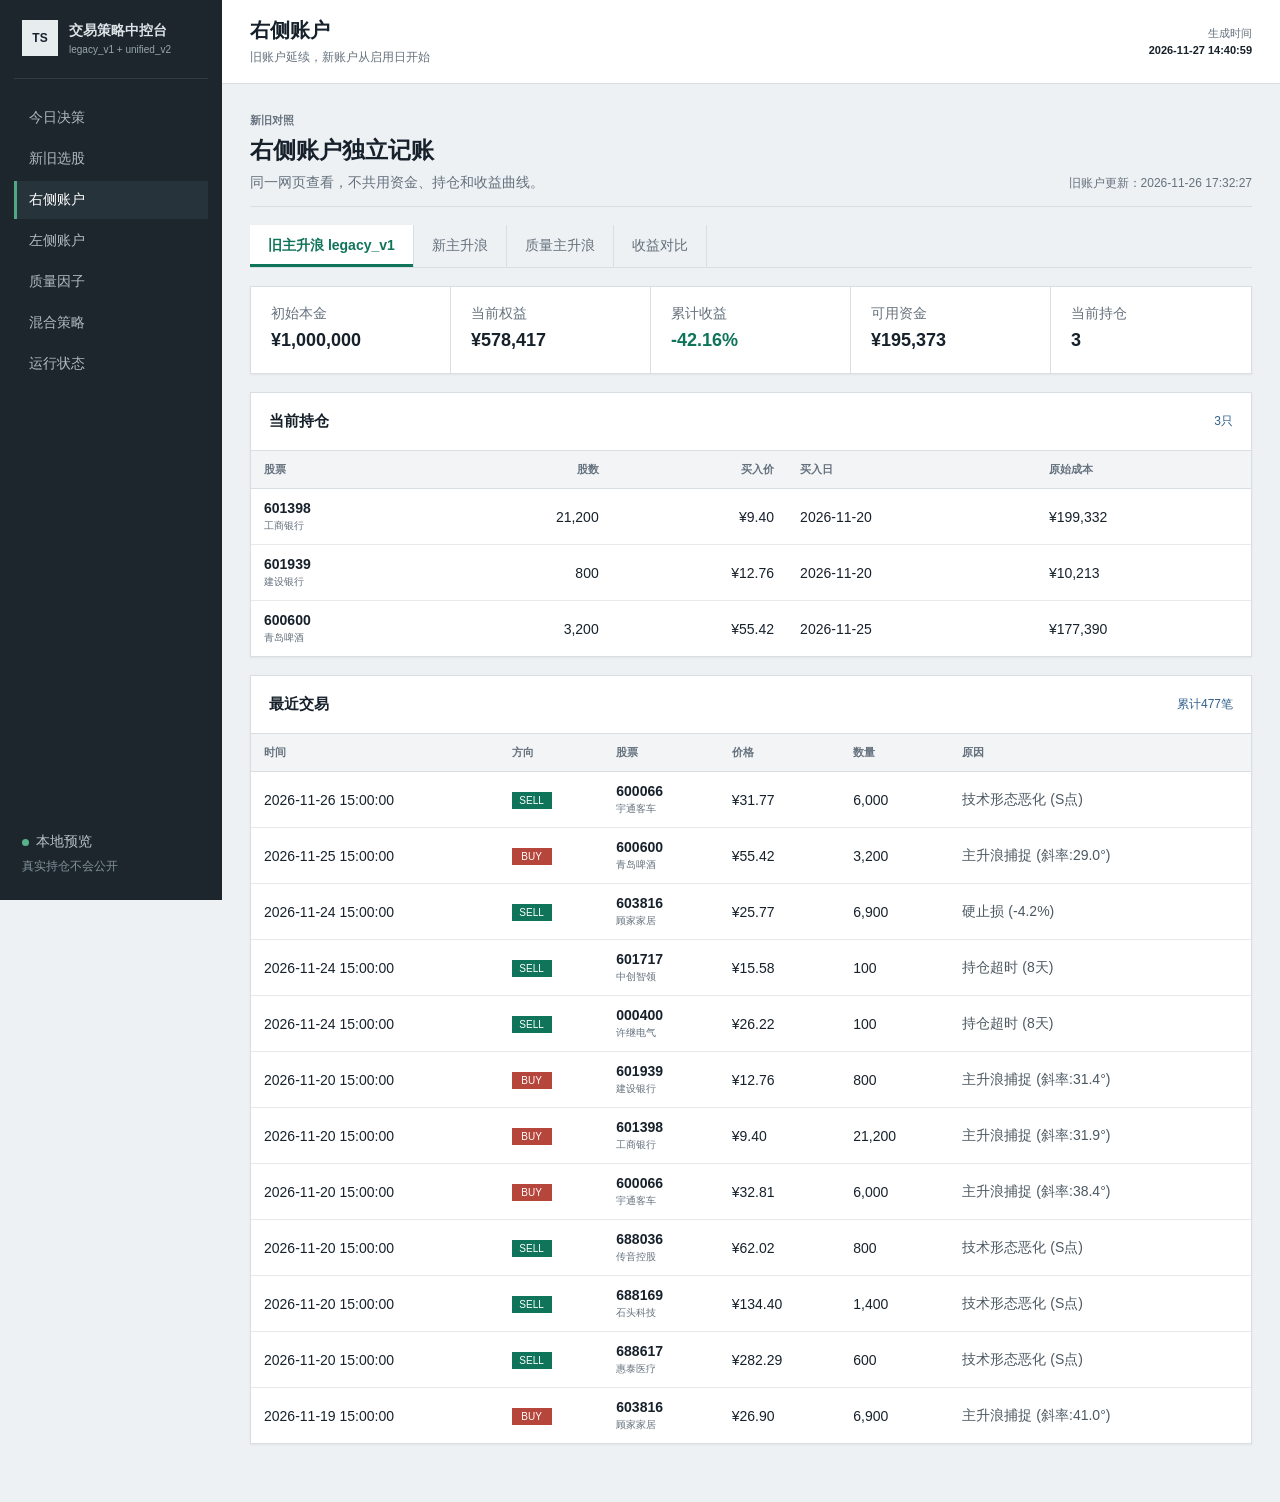
<file: right.html>
<!doctype html>
<html lang="zh-CN">
<head>
  <meta charset="utf-8">
  <meta name="viewport" content="width=device-width,initial-scale=1">
  <title>右侧账户 | 交易策略中控台</title>
  <link rel="stylesheet" href="assets/styles.css">
</head>
<body>
  <aside class="sidebar" id="sidebar">
    <a class="brand" href="index.html"><span class="brand-mark">TS</span><span><strong>交易策略中控台</strong><small>legacy_v1 + unified_v2</small></span></a>
    <nav><a class="nav-link " href="index.html">今日决策</a><a class="nav-link " href="stocks.html">新旧选股</a><a class="nav-link active" href="right.html">右侧账户</a><a class="nav-link " href="left.html">左侧账户</a><a class="nav-link " href="quality.html">质量因子</a><a class="nav-link " href="hybrid.html">混合策略</a><a class="nav-link " href="system.html">运行状态</a></nav>
    <div class="sidebar-foot"><span class="status-dot ok"></span>本地预览<br><small>真实持仓不会公开</small></div>
  </aside>
  <main class="workspace">
    <header class="topbar">
      <button class="icon-button" id="menuButton" aria-label="打开导航" title="打开导航">☰</button>
      <div><h1>右侧账户</h1><p>旧账户延续，新账户从启用日开始</p></div>
      <div class="timestamp">生成时间<br><strong>2026-11-27 14:40:59</strong></div>
    </header>
    <div class="content">
    <section class="page-intro"><div><span class="eyebrow">新旧对照</span><h2>右侧账户独立记账</h2><p>同一网页查看，不共用资金、持仓和收益曲线。</p></div><span class="source-time">旧账户更新：2026-11-26 17:32:27</span></section>
    <div class="account-tabs"><button class="account-tab active" data-panel="legacy">旧主升浪 legacy_v1</button><button class="account-tab" data-panel="new-one">新主升浪</button><button class="account-tab" data-panel="new-two">质量主升浪</button><button class="account-tab" data-panel="compare">收益对比</button></div>
    <section class="account-panel active" data-account-panel="legacy"><section class="metric-strip compact"><div><span>初始本金</span><strong>¥1,000,000</strong></div><div><span>当前权益</span><strong>¥578,417</strong></div><div><span>累计收益</span><strong class="negative">-42.16%</strong></div><div><span>可用资金</span><strong>¥195,373</strong></div><div><span>当前持仓</span><strong>3</strong></div></section><div class="panel"><div class="panel-head"><h3>当前持仓</h3><span>3只</span></div><div class="table-scroll"><table><thead><tr><th>股票</th><th class="numeric">股数</th><th class="numeric">买入价</th><th>买入日</th><th>原始成本</th></tr></thead><tbody><tr><td><strong>601398</strong><small>工商银行</small></td><td class="numeric">21,200</td><td class="numeric">¥9.40</td><td>2026-11-20</td><td>¥199,332</td></tr><tr><td><strong>601939</strong><small>建设银行</small></td><td class="numeric">800</td><td class="numeric">¥12.76</td><td>2026-11-20</td><td>¥10,213</td></tr><tr><td><strong>600600</strong><small>青岛啤酒</small></td><td class="numeric">3,200</td><td class="numeric">¥55.42</td><td>2026-11-25</td><td>¥177,390</td></tr></tbody></table></div></div><div class="panel"><div class="panel-head"><h3>最近交易</h3><span>累计477笔</span></div><div class="table-scroll"><table><thead><tr><th>时间</th><th>方向</th><th>股票</th><th>价格</th><th>数量</th><th>原因</th></tr></thead><tbody><tr><td>2026-11-26 15:00:00</td><td><span class="action sell">SELL</span></td><td><strong>600066</strong><small>宇通客车</small></td><td>¥31.77</td><td>6,000</td><td class="reason">技术形态恶化 (S点)</td></tr><tr><td>2026-11-25 15:00:00</td><td><span class="action buy">BUY</span></td><td><strong>600600</strong><small>青岛啤酒</small></td><td>¥55.42</td><td>3,200</td><td class="reason">主升浪捕捉 (斜率:29.0°)</td></tr><tr><td>2026-11-24 15:00:00</td><td><span class="action sell">SELL</span></td><td><strong>603816</strong><small>顾家家居</small></td><td>¥25.77</td><td>6,900</td><td class="reason">硬止损 (-4.2%)</td></tr><tr><td>2026-11-24 15:00:00</td><td><span class="action sell">SELL</span></td><td><strong>601717</strong><small>中创智领</small></td><td>¥15.58</td><td>100</td><td class="reason">持仓超时 (8天)</td></tr><tr><td>2026-11-24 15:00:00</td><td><span class="action sell">SELL</span></td><td><strong>000400</strong><small>许继电气</small></td><td>¥26.22</td><td>100</td><td class="reason">持仓超时 (8天)</td></tr><tr><td>2026-11-20 15:00:00</td><td><span class="action buy">BUY</span></td><td><strong>601939</strong><small>建设银行</small></td><td>¥12.76</td><td>800</td><td class="reason">主升浪捕捉 (斜率:31.4°)</td></tr><tr><td>2026-11-20 15:00:00</td><td><span class="action buy">BUY</span></td><td><strong>601398</strong><small>工商银行</small></td><td>¥9.40</td><td>21,200</td><td class="reason">主升浪捕捉 (斜率:31.9°)</td></tr><tr><td>2026-11-20 15:00:00</td><td><span class="action buy">BUY</span></td><td><strong>600066</strong><small>宇通客车</small></td><td>¥32.81</td><td>6,000</td><td class="reason">主升浪捕捉 (斜率:38.4°)</td></tr><tr><td>2026-11-20 15:00:00</td><td><span class="action sell">SELL</span></td><td><strong>688036</strong><small>传音控股</small></td><td>¥62.02</td><td>800</td><td class="reason">技术形态恶化 (S点)</td></tr><tr><td>2026-11-20 15:00:00</td><td><span class="action sell">SELL</span></td><td><strong>688169</strong><small>石头科技</small></td><td>¥134.40</td><td>1,400</td><td class="reason">技术形态恶化 (S点)</td></tr><tr><td>2026-11-20 15:00:00</td><td><span class="action sell">SELL</span></td><td><strong>688617</strong><small>惠泰医疗</small></td><td>¥282.29</td><td>600</td><td class="reason">技术形态恶化 (S点)</td></tr><tr><td>2026-11-19 15:00:00</td><td><span class="action buy">BUY</span></td><td><strong>603816</strong><small>顾家家居</small></td><td>¥26.90</td><td>6,900</td><td class="reason">主升浪捕捉 (斜率:41.0°)</td></tr></tbody></table></div></div></section>
    <section class="account-panel" data-account-panel="new-one"><div class="notice"><strong>模拟恢复记录</strong><p>已有挂单和每日估值已补算；以下日期未重建策略信号：2026-09-28, 2026-09-29, 2026-10-13。收益记录存在策略执行缺口，不代表完整连续回测。</p></div><section class="metric-strip compact"><div><span>初始本金</span><strong>¥1,000,000</strong></div><div><span>当前权益</span><strong>¥748,024</strong></div><div><span>累计收益</span><strong class="negative">-25.20%</strong></div><div><span>可用资金</span><strong>¥161,697</strong></div><div><span>当前持仓</span><strong>5</strong></div></section>
    <div class="notice"><strong>新主升浪 · unified_v2</strong><p>趋势和动量条件通过后建立独立模拟持仓。 起始日 2026-07-15；收盘信号排队到下一交易日开盘模拟成交。待执行 0 笔。</p></div>
    <div class="panel"><div class="panel-head"><h3>当前持仓</h3><span>数据日 2026-11-18</span></div><div class="table-scroll"><table><thead><tr><th>股票</th><th class="numeric">股数</th><th class="numeric">买入价</th><th class="numeric">最新价</th><th>买入日</th></tr></thead><tbody><tr><td><strong>600977</strong><small>中国电影</small></td><td class="numeric">7,500</td><td class="numeric">¥15.92</td><td class="numeric">¥15.31</td><td>2026-11-11</td></tr><tr><td><strong>688617</strong><small>惠泰医疗</small></td><td class="numeric">400</td><td class="numeric">¥289.76</td><td class="numeric">¥288.00</td><td>2026-11-16</td></tr><tr><td><strong>603338</strong><small>浙江鼎力</small></td><td class="numeric">2,000</td><td class="numeric">¥59.00</td><td class="numeric">¥58.66</td><td>2026-11-17</td></tr><tr><td><strong>600000</strong><small>浦发银行</small></td><td class="numeric">11,100</td><td class="numeric">¥10.78</td><td class="numeric">¥10.72</td><td>2026-11-17</td></tr><tr><td><strong>603345</strong><small>安井食品</small></td><td class="numeric">1,300</td><td class="numeric">¥91.64</td><td class="numeric">¥92.30</td><td>2026-11-18</td></tr></tbody></table></div></div>
    <div class="panel"><div class="panel-head"><h3>最近模拟成交</h3><span>累计 123 笔</span></div><div class="table-scroll"><table><thead><tr><th>日期</th><th>方向</th><th>股票</th><th class="numeric">价格</th><th class="numeric">数量</th><th>原因</th></tr></thead><tbody><tr><td>2026-11-18</td><td><span class="action buy">BUY</span></td><td><strong>603345</strong><small>安井食品</small></td><td class="numeric">¥91.64</td><td class="numeric">1,300</td><td>主升浪收盘信号</td></tr><tr><td>2026-11-17</td><td><span class="action buy">BUY</span></td><td><strong>600000</strong><small>浦发银行</small></td><td class="numeric">¥10.78</td><td class="numeric">11,100</td><td>主升浪收盘信号</td></tr><tr><td>2026-11-17</td><td><span class="action buy">BUY</span></td><td><strong>603338</strong><small>浙江鼎力</small></td><td class="numeric">¥59.00</td><td class="numeric">2,000</td><td>主升浪收盘信号</td></tr><tr><td>2026-11-17</td><td><span class="action sell">SELL</span></td><td><strong>300251</strong><small>光线传媒</small></td><td class="numeric">¥12.22</td><td class="numeric">9,200</td><td>止损 -4.3%</td></tr><tr><td>2026-11-16</td><td><span class="action buy">BUY</span></td><td><strong>688617</strong><small>惠泰医疗</small></td><td class="numeric">¥289.76</td><td class="numeric">400</td><td>主升浪收盘信号</td></tr><tr><td>2026-11-16</td><td><span class="action sell">SELL</span></td><td><strong>688213</strong><small>思特威</small></td><td class="numeric">¥101.88</td><td class="numeric">1,000</td><td>止损 -4.1%</td></tr><tr><td>2026-11-12</td><td><span class="action sell">SELL</span></td><td><strong>688772</strong><small>珠海冠宇</small></td><td class="numeric">¥16.50</td><td class="numeric">6,600</td><td>止损 -8.6%</td></tr><tr><td>2026-11-11</td><td><span class="action buy">BUY</span></td><td><strong>600977</strong><small>中国电影</small></td><td class="numeric">¥15.92</td><td class="numeric">7,500</td><td>主升浪收盘信号</td></tr><tr><td>2026-11-11</td><td><span class="action buy">BUY</span></td><td><strong>300251</strong><small>光线传媒</small></td><td class="numeric">¥12.92</td><td class="numeric">9,200</td><td>主升浪收盘信号</td></tr><tr><td>2026-11-11</td><td><span class="action buy">BUY</span></td><td><strong>688772</strong><small>珠海冠宇</small></td><td class="numeric">¥18.00</td><td class="numeric">6,600</td><td>主升浪收盘信号</td></tr><tr><td>2026-11-11</td><td><span class="action sell">SELL</span></td><td><strong>601919</strong><small>中远海控</small></td><td class="numeric">¥16.93</td><td class="numeric">6,600</td><td>止损 -5.9%</td></tr><tr><td>2026-11-06</td><td><span class="action sell">SELL</span></td><td><strong>600295</strong><small>鄂尔多斯</small></td><td class="numeric">¥14.41</td><td class="numeric">7,700</td><td>止损 -4.8%</td></tr></tbody></table></div></div></section>
    <section class="account-panel" data-account-panel="new-two"><div class="notice"><strong>模拟恢复记录</strong><p>已有挂单和每日估值已补算；以下日期未重建策略信号：2026-09-28, 2026-09-29, 2026-10-13。收益记录存在策略执行缺口，不代表完整连续回测。</p></div><section class="metric-strip compact"><div><span>初始本金</span><strong>¥1,000,000</strong></div><div><span>当前权益</span><strong>¥915,531</strong></div><div><span>累计收益</span><strong class="negative">-8.45%</strong></div><div><span>可用资金</span><strong>¥683,011</strong></div><div><span>当前持仓</span><strong>2</strong></div></section>
    <div class="notice"><strong>质量主升浪 · unified_v2</strong><p>质量评分达标并同时出现主升浪信号。 起始日 2026-07-15；收盘信号排队到下一交易日开盘模拟成交。待执行 0 笔。</p></div>
    <div class="panel"><div class="panel-head"><h3>当前持仓</h3><span>数据日 2026-11-18</span></div><div class="table-scroll"><table><thead><tr><th>股票</th><th class="numeric">股数</th><th class="numeric">买入价</th><th class="numeric">最新价</th><th>买入日</th></tr></thead><tbody><tr><td><strong>688617</strong><small>惠泰医疗</small></td><td class="numeric">400</td><td class="numeric">¥289.76</td><td class="numeric">¥288.00</td><td>2026-11-16</td></tr><tr><td><strong>603338</strong><small>浙江鼎力</small></td><td class="numeric">2,000</td><td class="numeric">¥59.00</td><td class="numeric">¥58.66</td><td>2026-11-17</td></tr></tbody></table></div></div>
    <div class="panel"><div class="panel-head"><h3>最近模拟成交</h3><span>累计 58 笔</span></div><div class="table-scroll"><table><thead><tr><th>日期</th><th>方向</th><th>股票</th><th class="numeric">价格</th><th class="numeric">数量</th><th>原因</th></tr></thead><tbody><tr><td>2026-11-17</td><td><span class="action buy">BUY</span></td><td><strong>603338</strong><small>浙江鼎力</small></td><td class="numeric">¥59.00</td><td class="numeric">2,000</td><td>质量主升浪收盘信号</td></tr><tr><td>2026-11-17</td><td><span class="action sell">SELL</span></td><td><strong>600566</strong><small>济川药业</small></td><td class="numeric">¥30.95</td><td class="numeric">4,200</td><td>持仓到期 12天</td></tr><tr><td>2026-11-16</td><td><span class="action buy">BUY</span></td><td><strong>688617</strong><small>惠泰医疗</small></td><td class="numeric">¥289.76</td><td class="numeric">400</td><td>质量主升浪收盘信号</td></tr><tr><td>2026-11-11</td><td><span class="action sell">SELL</span></td><td><strong>603939</strong><small>益丰药房</small></td><td class="numeric">¥24.53</td><td class="numeric">4,500</td><td>止损 -7.6%</td></tr><tr><td>2026-11-11</td><td><span class="action sell">SELL</span></td><td><strong>601919</strong><small>中远海控</small></td><td class="numeric">¥16.93</td><td class="numeric">6,600</td><td>止损 -5.9%</td></tr><tr><td>2026-11-06</td><td><span class="action sell">SELL</span></td><td><strong>688617</strong><small>惠泰医疗</small></td><td class="numeric">¥278.81</td><td class="numeric">400</td><td>持仓到期 10天</td></tr><tr><td>2026-11-04</td><td><span class="action buy">BUY</span></td><td><strong>600566</strong><small>济川药业</small></td><td class="numeric">¥28.53</td><td class="numeric">4,200</td><td>质量主升浪收盘信号</td></tr><tr><td>2026-11-02</td><td><span class="action buy">BUY</span></td><td><strong>603939</strong><small>益丰药房</small></td><td class="numeric">¥26.54</td><td class="numeric">4,500</td><td>质量主升浪收盘信号</td></tr><tr><td>2026-11-02</td><td><span class="action buy">BUY</span></td><td><strong>601919</strong><small>中远海控</small></td><td class="numeric">¥17.98</td><td class="numeric">6,600</td><td>质量主升浪收盘信号</td></tr><tr><td>2026-10-26</td><td><span class="action buy">BUY</span></td><td><strong>688617</strong><small>惠泰医疗</small></td><td class="numeric">¥268.00</td><td class="numeric">400</td><td>质量主升浪收盘信号</td></tr><tr><td>2026-09-24</td><td><span class="action sell">SELL</span></td><td><strong>600150</strong><small>中国船舶</small></td><td class="numeric">¥38.59</td><td class="numeric">2,900</td><td>止损 -5.6%</td></tr><tr><td>2026-09-22</td><td><span class="action buy">BUY</span></td><td><strong>600150</strong><small>中国船舶</small></td><td class="numeric">¥40.86</td><td class="numeric">2,900</td><td>质量主升浪收盘信号</td></tr></tbody></table></div></div></section>
    <section class="account-panel" data-account-panel="compare"><div class="panel"><div class="panel-head"><h3>账户比较基准</h3></div><div class="comparison-placeholder"><div><strong>-42.16%</strong><span>旧主升浪 legacy_v1</span></div><div><strong>-25.20%</strong><span>新主升浪</span></div><div><strong>-8.45%</strong><span>质量主升浪</span></div></div><p class="fine-print">新版账户从同一初始资金开始，信号日与成交日分开记录。</p></div></section></div>
  </main>
  <script src="assets/app.js"></script>
</body>
</html>
</file>
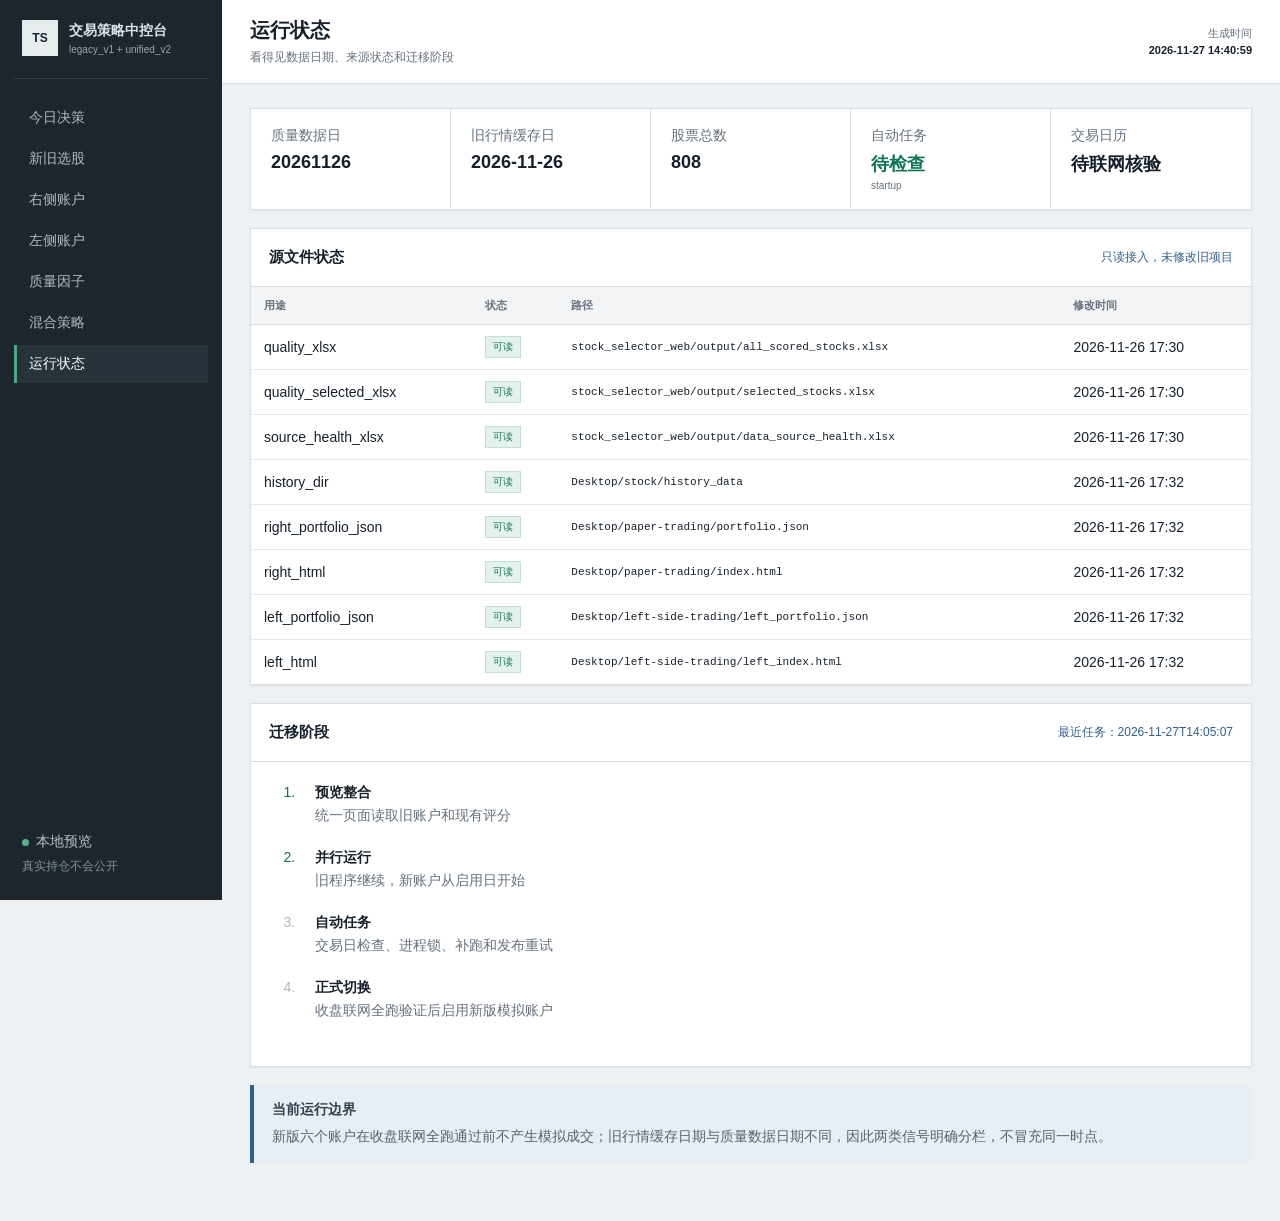
<file: system.html>
<!doctype html>
<html lang="zh-CN">
<head>
  <meta charset="utf-8">
  <meta name="viewport" content="width=device-width,initial-scale=1">
  <title>运行状态 | 交易策略中控台</title>
  <link rel="stylesheet" href="assets/styles.css">
</head>
<body>
  <aside class="sidebar" id="sidebar">
    <a class="brand" href="index.html"><span class="brand-mark">TS</span><span><strong>交易策略中控台</strong><small>legacy_v1 + unified_v2</small></span></a>
    <nav><a class="nav-link " href="index.html">今日决策</a><a class="nav-link " href="stocks.html">新旧选股</a><a class="nav-link " href="right.html">右侧账户</a><a class="nav-link " href="left.html">左侧账户</a><a class="nav-link " href="quality.html">质量因子</a><a class="nav-link " href="hybrid.html">混合策略</a><a class="nav-link active" href="system.html">运行状态</a></nav>
    <div class="sidebar-foot"><span class="status-dot ok"></span>本地预览<br><small>真实持仓不会公开</small></div>
  </aside>
  <main class="workspace">
    <header class="topbar">
      <button class="icon-button" id="menuButton" aria-label="打开导航" title="打开导航">☰</button>
      <div><h1>运行状态</h1><p>看得见数据日期、来源状态和迁移阶段</p></div>
      <div class="timestamp">生成时间<br><strong>2026-11-27 14:40:59</strong></div>
    </header>
    <div class="content">
    <section class="metric-strip compact"><div><span>质量数据日</span><strong>20261126</strong></div><div><span>旧行情缓存日</span><strong>2026-11-26</strong></div><div><span>股票总数</span><strong>808</strong></div><div><span>自动任务</span><strong class="negative">待检查</strong><small>startup</small></div><div><span>交易日历</span><strong>待联网核验</strong></div></section>
    <section class="panel"><div class="panel-head"><h3>源文件状态</h3><span>只读接入，未修改旧项目</span></div><div class="table-scroll"><table><thead><tr><th>用途</th><th>状态</th><th>路径</th><th>修改时间</th></tr></thead><tbody><tr><td>quality_xlsx</td><td><span class="status-chip ok">可读</span></td><td class="path-cell">stock_selector_web/output/all_scored_stocks.xlsx</td><td>2026-11-26 17:30</td></tr><tr><td>quality_selected_xlsx</td><td><span class="status-chip ok">可读</span></td><td class="path-cell">stock_selector_web/output/selected_stocks.xlsx</td><td>2026-11-26 17:30</td></tr><tr><td>source_health_xlsx</td><td><span class="status-chip ok">可读</span></td><td class="path-cell">stock_selector_web/output/data_source_health.xlsx</td><td>2026-11-26 17:30</td></tr><tr><td>history_dir</td><td><span class="status-chip ok">可读</span></td><td class="path-cell">Desktop/stock/history_data</td><td>2026-11-26 17:32</td></tr><tr><td>right_portfolio_json</td><td><span class="status-chip ok">可读</span></td><td class="path-cell">Desktop/paper-trading/portfolio.json</td><td>2026-11-26 17:32</td></tr><tr><td>right_html</td><td><span class="status-chip ok">可读</span></td><td class="path-cell">Desktop/paper-trading/index.html</td><td>2026-11-26 17:32</td></tr><tr><td>left_portfolio_json</td><td><span class="status-chip ok">可读</span></td><td class="path-cell">Desktop/left-side-trading/left_portfolio.json</td><td>2026-11-26 17:32</td></tr><tr><td>left_html</td><td><span class="status-chip ok">可读</span></td><td class="path-cell">Desktop/left-side-trading/left_index.html</td><td>2026-11-26 17:32</td></tr></tbody></table></div></section>
    <section class="panel"><div class="panel-head"><h3>迁移阶段</h3><span>最近任务：2026-11-27T14:05:07</span></div><ol class="timeline"><li class="done"><strong>预览整合</strong><span>统一页面读取旧账户和现有评分</span></li><li class="done"><strong>并行运行</strong><span>旧程序继续，新账户从启用日开始</span></li><li class=""><strong>自动任务</strong><span>交易日检查、进程锁、补跑和发布重试</span></li><li><strong>正式切换</strong><span>收盘联网全跑验证后启用新版模拟账户</span></li></ol></section>
    <div class="notice"><strong>当前运行边界</strong><p>新版六个账户在收盘联网全跑通过前不产生模拟成交；旧行情缓存日期与质量数据日期不同，因此两类信号明确分栏，不冒充同一时点。</p></div></div>
  </main>
  <script src="assets/app.js"></script>
</body>
</html>
</file>
<file: assets/styles.css>
:root {
  --bg: #eef1f4;
  --surface: #ffffff;
  --surface-muted: #f6f7f8;
  --ink: #17212b;
  --muted: #65717d;
  --line: #d9dee3;
  --sidebar: #1d262d;
  --sidebar-2: #27333b;
  --green: #0f7459;
  --green-soft: #e4f2ec;
  --red: #b6463c;
  --red-soft: #f8e8e5;
  --amber: #a76b13;
  --amber-soft: #f7edd8;
  --blue: #315f8c;
  --blue-soft: #e7eef5;
  --shadow: 0 1px 2px rgba(20, 30, 38, .06);
}

* { box-sizing: border-box; }
html { background: var(--bg); }
body { margin: 0; color: var(--ink); background: var(--bg); font-family: -apple-system, BlinkMacSystemFont, "PingFang SC", "Microsoft YaHei", sans-serif; font-size: 14px; letter-spacing: 0; }
a { color: inherit; text-decoration: none; }
button, input, select { font: inherit; letter-spacing: 0; }
.sidebar { position: fixed; inset: 0 auto 0 0; width: 222px; padding: 20px 14px; color: #dce3e7; background: var(--sidebar); z-index: 20; }
.brand { display: flex; gap: 11px; align-items: center; padding: 0 8px 22px; border-bottom: 1px solid rgba(255,255,255,.1); }
.brand-mark { display: grid; place-items: center; width: 36px; height: 36px; background: #e7ecef; color: #17212b; font-weight: 800; font-size: 12px; }
.brand strong { display: block; font-size: 14px; }
.brand small { display: block; margin-top: 4px; color: #98a6af; font-size: 10px; }
nav { margin-top: 20px; }
.nav-link { display: block; padding: 10px 12px; margin: 3px 0; color: #afbac1; border-left: 3px solid transparent; }
.nav-link:hover { color: #fff; background: var(--sidebar-2); }
.nav-link.active { color: #fff; background: var(--sidebar-2); border-left-color: #51a884; }
.sidebar-foot { position: absolute; left: 22px; right: 22px; bottom: 22px; color: #b9c3c9; line-height: 1.7; }
.sidebar-foot small { color: #82919a; }
.status-dot { display: inline-block; width: 7px; height: 7px; margin-right: 7px; border-radius: 50%; }
.status-dot.ok { background: #58b38c; }
.workspace { min-height: 100vh; margin-left: 222px; }
.topbar { min-height: 78px; padding: 17px 28px; display: flex; align-items: center; gap: 14px; background: var(--surface); border-bottom: 1px solid var(--line); }
.topbar h1 { margin: 0; font-size: 20px; }
.topbar p { margin: 5px 0 0; color: var(--muted); font-size: 12px; }
.timestamp { margin-left: auto; color: var(--muted); text-align: right; font-size: 11px; line-height: 1.5; }
.timestamp strong { color: var(--ink); font-weight: 600; }
.icon-button { display: none; border: 0; background: transparent; font-size: 22px; cursor: pointer; }
.content { padding: 24px 28px 40px; max-width: 1680px; margin: 0 auto; }
.eyebrow { display: block; margin-bottom: 7px; color: var(--muted); font-size: 11px; font-weight: 700; text-transform: uppercase; }
.decision-band { display: grid; grid-template-columns: 1fr minmax(420px, .8fr); align-items: center; min-height: 156px; padding: 28px 32px; color: #fff; background: #3a4851; border-left: 7px solid #bf8b39; }
.decision-band h2 { margin: 0; font-size: 32px; }
.decision-band p { max-width: 700px; margin: 10px 0 0; color: #dce3e7; line-height: 1.7; }
.decision-band .eyebrow { color: #d7dee2; }
.decision-band dl { display: grid; grid-template-columns: repeat(3, 1fr); margin: 0; border-left: 1px solid rgba(255,255,255,.18); }
.decision-band dl div { padding: 8px 20px; }
.decision-band dt { margin-bottom: 8px; color: #c4cfd5; font-size: 11px; }
.decision-band dd { margin: 0; font-size: 16px; font-weight: 700; }
.regime-right { border-left-color: #4eaa81; }
.regime-defensive { border-left-color: #c65f53; }
.regime-mixed { border-left-color: #5f88ad; }
.metric-strip { display: grid; grid-template-columns: repeat(5, 1fr); margin: 18px 0; background: var(--surface); border: 1px solid var(--line); box-shadow: var(--shadow); }
.metric-strip > div { min-height: 96px; padding: 18px 20px; border-right: 1px solid var(--line); }
.metric-strip > div:last-child { border-right: 0; }
.metric-strip span, .metric-strip small { display: block; color: var(--muted); }
.metric-strip strong { display: block; margin: 7px 0 4px; font-size: 22px; }
.metric-strip small { font-size: 10px; }
.metric-strip.compact { margin-top: 0; }
.metric-strip.compact > div { min-height: 80px; }
.metric-strip.compact strong { font-size: 18px; }
.positive { color: var(--red) !important; }
.negative { color: var(--green) !important; }
.two-column { display: grid; grid-template-columns: minmax(0, 1.35fr) minmax(340px, .65fr); gap: 18px; }
.panel { margin-bottom: 18px; background: var(--surface); border: 1px solid var(--line); box-shadow: var(--shadow); }
.panel-head { min-height: 58px; padding: 14px 18px; display: flex; justify-content: space-between; align-items: center; border-bottom: 1px solid var(--line); }
.panel-head h3 { margin: 0; font-size: 15px; }
.panel-head a, .panel-head span { color: var(--blue); font-size: 12px; }
table { width: 100%; border-collapse: collapse; }
th { padding: 11px 13px; color: var(--muted); background: #f2f4f6; font-size: 11px; text-align: left; white-space: nowrap; border-bottom: 1px solid var(--line); }
td { padding: 11px 13px; border-bottom: 1px solid #e6e9ec; vertical-align: middle; }
tbody tr:last-child td { border-bottom: 0; }
tbody tr:hover td { background: #f8fafb; }
td strong { display: block; }
td small { display: block; margin-top: 3px; color: var(--muted); font-size: 10px; }
.numeric { text-align: right; font-variant-numeric: tabular-nums; }
.table-scroll { overflow: auto; }
.table-link { color: var(--blue); font-weight: 600; }
.side-tag { color: var(--muted); white-space: nowrap; }
.status-chip { display: inline-block; padding: 3px 7px; border: 1px solid var(--line); font-size: 10px; white-space: nowrap; }
.status-chip.pending { color: var(--amber); background: var(--amber-soft); border-color: #e7d1a7; }
.status-chip.ok { color: var(--green); background: var(--green-soft); border-color: #c5dfd3; }
.status-chip.bad { color: var(--red); background: var(--red-soft); border-color: #e6c0ba; }
.account-compare { display: grid; grid-template-columns: 1fr 1fr; }
.account-compare a { padding: 22px; border-right: 1px solid var(--line); }
.account-compare a:last-child { border-right: 0; }
.account-compare span, .account-compare small { display: block; color: var(--muted); }
.account-compare strong { display: block; margin: 12px 0 6px; font-size: 28px; }
.notice { margin: 18px 0; padding: 16px 18px; color: #33414a; background: var(--blue-soft); border-left: 4px solid var(--blue); }
.notice.warning { margin: 0; background: var(--amber-soft); border-left-color: var(--amber); }
.notice p { margin: 6px 0 0; color: #58636b; line-height: 1.6; }
.page-intro { margin-bottom: 18px; padding: 5px 0 14px; display: flex; align-items: flex-end; justify-content: space-between; border-bottom: 1px solid var(--line); }
.page-intro h2 { margin: 0; font-size: 23px; }
.page-intro p { margin: 8px 0 0; color: var(--muted); }
.primary-button, .secondary-button { display: inline-flex; align-items: center; min-height: 36px; padding: 0 14px; border: 1px solid transparent; cursor: pointer; white-space: nowrap; }
.primary-button { color: #fff; background: var(--green); }
.secondary-button { color: var(--ink); background: var(--surface); border-color: var(--line); }
.segmented { display: flex; overflow-x: auto; border-bottom: 1px solid var(--line); }
.segmented-button { min-width: 96px; padding: 13px 14px; border: 0; border-right: 1px solid var(--line); background: var(--surface); color: var(--muted); cursor: pointer; white-space: nowrap; }
.segmented-button span { margin-left: 6px; padding: 1px 5px; color: var(--muted); background: var(--surface-muted); font-size: 10px; }
.segmented-button.active { color: var(--green); box-shadow: inset 0 -3px var(--green); font-weight: 700; }
.toolbar { min-height: 62px; padding: 12px 14px; display: flex; align-items: center; gap: 10px; border-bottom: 1px solid var(--line); }
.toolbar input, .toolbar select { min-height: 36px; padding: 0 10px; color: var(--ink); background: #fff; border: 1px solid var(--line); }
.toolbar input { width: 260px; }
.toolbar #resultCount { margin-left: auto; color: var(--muted); font-size: 12px; }
.stock-table { max-height: 680px; }
.stock-table thead { position: sticky; top: 0; z-index: 2; }
.stock-table th, .stock-table td { font-size: 12px; }
.signal-cell { min-width: 48px; color: var(--green); text-align: center; }
.reason { min-width: 190px; color: #4c5861; }
.grade { display: inline-grid; place-items: center; width: 27px; height: 24px; font-weight: 800; }
.grade-A { color: #fff; background: var(--green); }
.grade-B { color: #fff; background: var(--blue); }
.grade-C { color: #6d4d10; background: var(--amber-soft); }
.grade-D { color: #7e3731; background: var(--red-soft); }
.account-tabs { display: flex; margin-bottom: 18px; border-bottom: 1px solid var(--line); }
.account-tab { padding: 12px 18px; border: 0; border-right: 1px solid var(--line); background: transparent; color: var(--muted); cursor: pointer; }
.account-tab.active { color: var(--green); background: var(--surface); box-shadow: inset 0 -3px var(--green); font-weight: 700; }
.account-panel { display: none; }
.account-panel.active { display: block; }
.source-time { color: var(--muted); font-size: 12px; }
.action { display: inline-block; min-width: 40px; padding: 3px 5px; color: #fff; text-align: center; font-size: 10px; }
.action.buy { background: var(--red); }
.action.sell { background: var(--green); }
.empty-state { min-height: 350px; padding: 70px 24px; text-align: center; background: var(--surface); border: 1px solid var(--line); }
.empty-state h3 { margin: 20px 0 8px; font-size: 22px; }
.empty-state p { color: var(--muted); }
.empty-state dl { display: grid; grid-template-columns: repeat(3, 150px); justify-content: center; margin: 30px 0; }
.empty-state dl div { padding: 12px; border-right: 1px solid var(--line); }
.empty-state dl div:last-child { border-right: 0; }
.empty-state dt { color: var(--muted); font-size: 11px; }
.empty-state dd { margin: 7px 0 0; font-weight: 700; }
.fine-print { color: var(--muted); font-size: 11px; }
.comparison-placeholder { display: grid; grid-template-columns: repeat(3, 1fr); }
.comparison-placeholder div { padding: 42px 22px; text-align: center; border-right: 1px solid var(--line); }
.comparison-placeholder div:last-child { border-right: 0; }
.comparison-placeholder strong { display: block; font-size: 28px; }
.comparison-placeholder span { display: block; margin-top: 8px; color: var(--muted); }
.quality-grid { grid-template-columns: 1.2fr .8fr; }
.weight-bars { padding: 14px 18px; }
.weight-bars div { display: grid; grid-template-columns: 70px 1fr 42px; align-items: center; min-height: 30px; }
.weight-bars i { display: block; max-width: 100%; height: 6px; background: var(--green); }
.weight-bars strong { text-align: right; font-size: 11px; }
.definition-list { display: grid; grid-template-columns: 1fr 1fr; margin: 0; }
.definition-list div { padding: 22px; border-right: 1px solid var(--line); border-bottom: 1px solid var(--line); }
.definition-list div:nth-child(even) { border-right: 0; }
.definition-list dt { color: var(--muted); font-size: 11px; }
.definition-list dd { margin: 8px 0 0; font-size: 20px; font-weight: 700; }
.evidence-grid { display: grid; grid-template-columns: repeat(4, 1fr); }
.evidence-grid div { padding: 24px; border-right: 1px solid var(--line); }
.evidence-grid div:last-child { border-right: 0; }
.evidence-grid span { display: block; color: var(--muted); }
.evidence-grid strong { display: block; margin-top: 9px; font-size: 23px; }
.path-cell { min-width: 360px; font-family: ui-monospace, SFMono-Regular, Menlo, monospace; font-size: 11px; }
.timeline { margin: 0; padding: 22px 28px 22px 48px; }
.timeline li { position: relative; padding: 0 0 24px 16px; color: var(--muted); }
.timeline li::marker { color: #aeb7bd; }
.timeline li.done::marker { color: var(--green); }
.timeline strong, .timeline span { display: block; }
.timeline strong { color: var(--ink); }
.timeline span { margin-top: 5px; }

@media (max-width: 1050px) {
  .decision-band { grid-template-columns: 1fr; gap: 22px; }
  .decision-band dl { border-left: 0; border-top: 1px solid rgba(255,255,255,.18); padding-top: 12px; }
  .two-column { grid-template-columns: 1fr; }
  .metric-strip { grid-template-columns: repeat(3, 1fr); }
  .metric-strip > div:nth-child(3) { border-right: 0; }
}

@media (max-width: 760px) {
  .sidebar { transform: translateX(-100%); transition: transform .2s ease; }
  .sidebar.open { transform: translateX(0); }
  .workspace { margin-left: 0; }
  .topbar { padding: 14px 16px; }
  .icon-button { display: block; }
  .timestamp { display: none; }
  .content { padding: 16px; }
  .decision-band { padding: 23px 20px; }
  .decision-band h2 { font-size: 27px; }
  .decision-band dl { grid-template-columns: 1fr; }
  .decision-band dl div { padding: 8px 0; }
  .metric-strip { grid-template-columns: 1fr 1fr; }
  .metric-strip > div { border-right: 1px solid var(--line); }
  .metric-strip > div:nth-child(even) { border-right: 0; }
  .metric-strip > div:last-child { grid-column: 1 / -1; }
  .page-intro { align-items: flex-start; gap: 18px; flex-direction: column; }
  .toolbar { flex-wrap: wrap; }
  .toolbar input { width: 100%; }
  .toolbar #resultCount { width: 100%; margin-left: 0; }
  .account-tabs { overflow-x: auto; }
  .account-tab { white-space: nowrap; }
  .empty-state dl, .comparison-placeholder, .evidence-grid { grid-template-columns: 1fr; }
  .empty-state dl div, .comparison-placeholder div, .evidence-grid div { border-right: 0; border-bottom: 1px solid var(--line); }
  .account-compare { grid-template-columns: 1fr; }
  .account-compare a { border-right: 0; border-bottom: 1px solid var(--line); }
}
</file>
